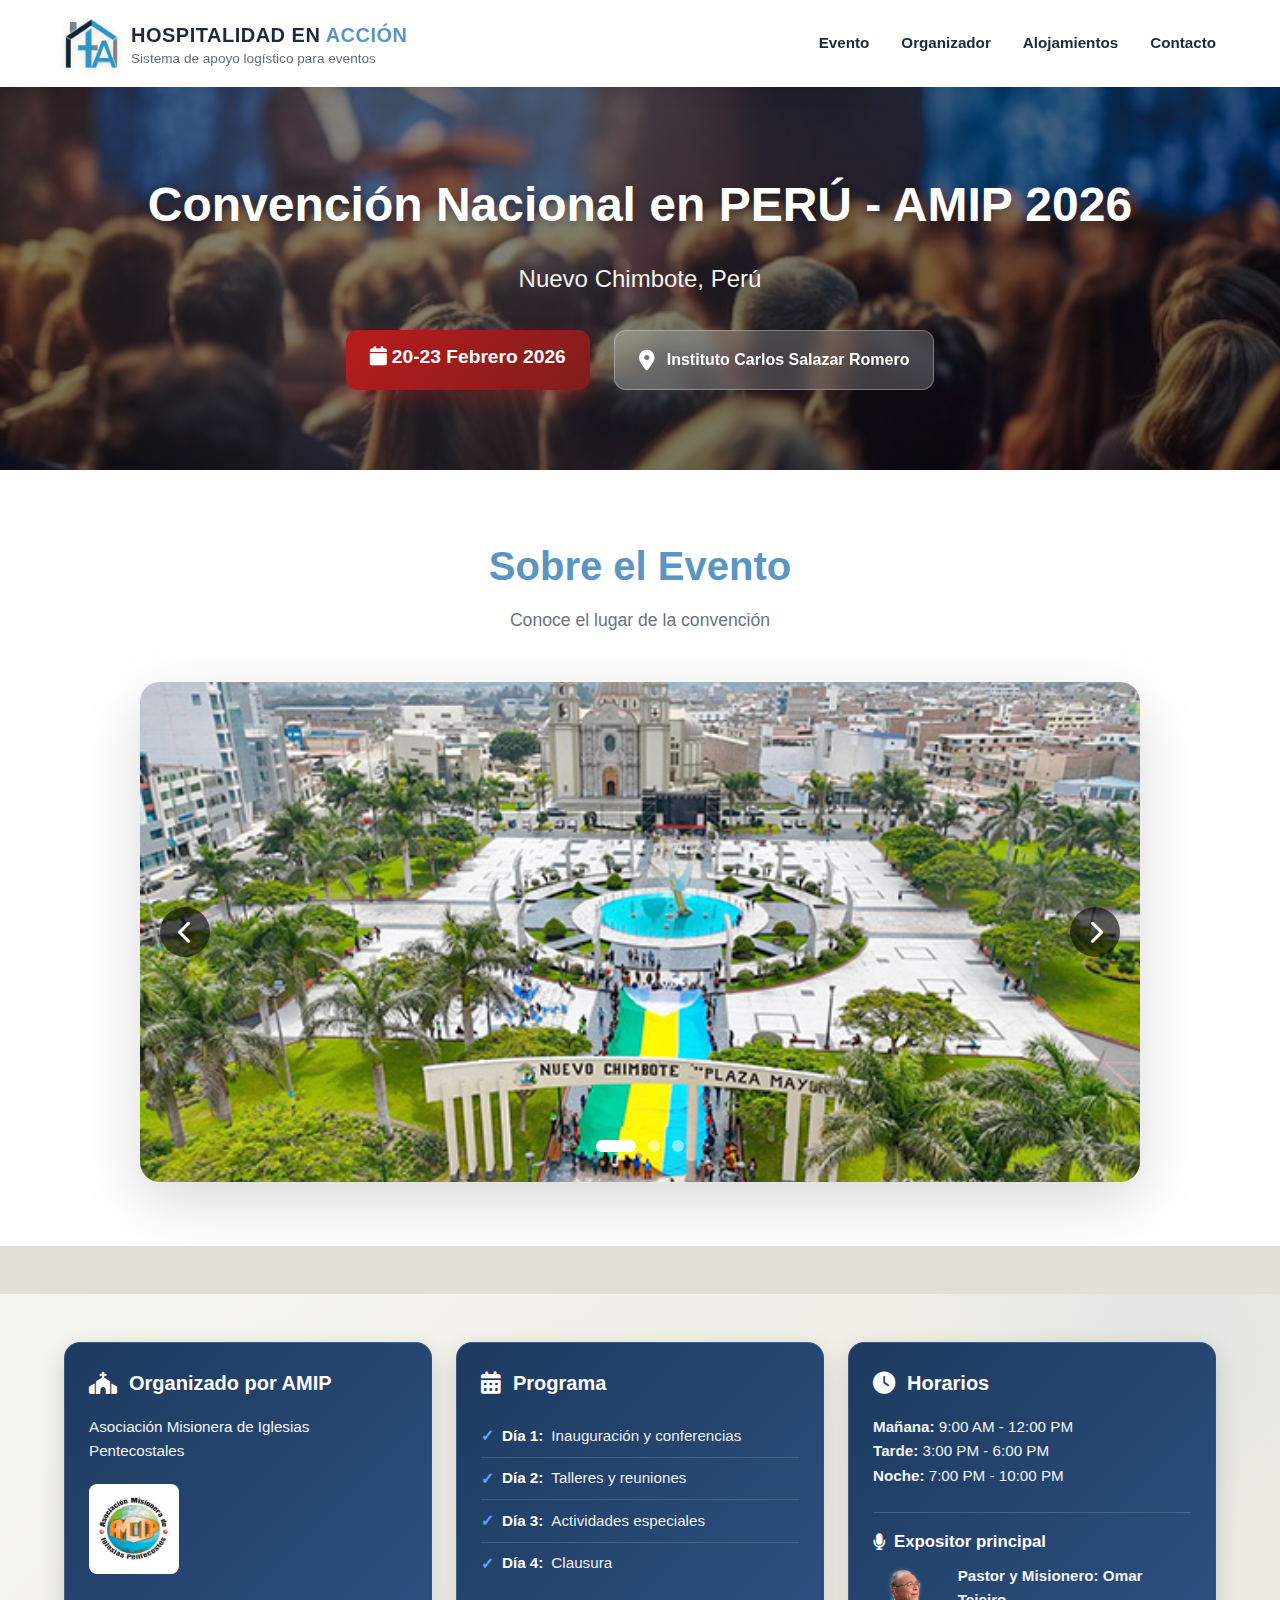
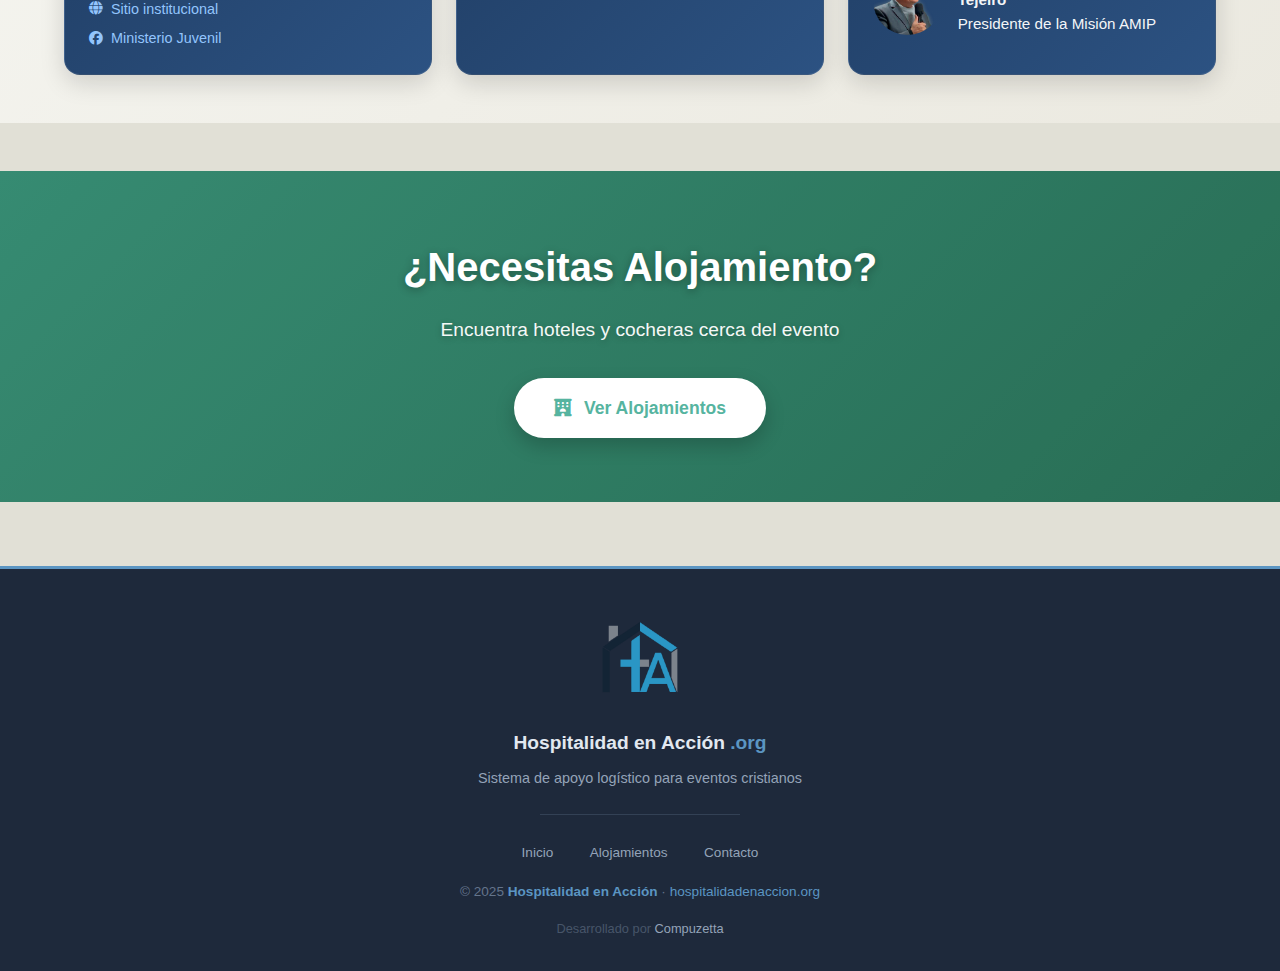
<file: index.html>
<!DOCTYPE html>
<html lang="es">
<head>
    <meta charset="UTF-8">
    <meta name="viewport" content="width=device-width, initial-scale=1.0">
    <title>Convención AMIP Chimbote 2026 - Hospitalidad en Acción</title>
    
    <!-- SEO Meta Tags -->
    <meta name="description" content="Sistema de apoyo logístico para eventos cristianos. Encuentra hoteles y cocheras para la Convención AMIP 2026 en Nuevo Chimbote, Perú.">
    <meta name="keywords" content="hospitalidad, eventos cristianos, AMIP, Chimbote, alojamiento, hoteles">
    <meta property="og:title" content="Hospitalidad en Acción - AMIP 2026">
    <meta property="og:description" content="Sistema de apoyo logístico para eventos cristianos">
    <meta property="og:image" content="https://hospitalidadenaccion.org/imagenes/logos/logo-metal-azul2.png">
    <meta property="og:url" content="https://hospitalidadenaccion.org">
    
    <!-- Favicon -->
    <link rel="icon" type="image/png" href="imagenes/favicon.png">
    <link rel="shortcut icon" type="image/png" href="imagenes/favicon.png">
    <link rel="apple-touch-icon" href="imagenes/favicon.png">
    <link rel="stylesheet" href="https://cdnjs.cloudflare.com/ajax/libs/font-awesome/6.4.0/css/all.min.css">
    <link rel="stylesheet" href="styles.css">
    <style>
        /* ESTILOS ESPECÍFICOS DE INDEX */
        .hero {
            background: linear-gradient(rgba(0,0,0,0.5), rgba(0,0,0,0.5)), 
                url('https://compuzettaoficial.github.io/AMIP2026/imagenes/evento14.jpg') center/cover;
            color: white;
            padding: 5rem 0;
            text-align: center;
            position: relative;
            overflow: hidden;
        }
        
        .hero::before {
            content: '';
            position: absolute;
            top: 0;
            left: 0;
            right: 0;
            bottom: 0;
            background: radial-gradient(circle at 30% 50%, rgba(255,255,255,0.1) 0%, transparent 50%);
            pointer-events: none;
        }
        
        .hero-content {
            position: relative;
            z-index: 1;
        }
        
        .hero h1 {
            font-size: 3rem;
            margin-bottom: 1rem;
            font-weight: 800;
            text-shadow: 0 4px 8px rgba(0,0,0,0.3);
            animation: fadeInUp 0.8s ease;
        }
        
        .hero-subtitle {
            font-size: 1.5rem;
            margin-bottom: 2rem;
            opacity: 0.95;
            animation: fadeInUp 1s ease;
        }
        
        .hero-info {
            display: flex;
            justify-content: center;
            gap: 1.5rem;
            flex-wrap: wrap;
            margin-top: 2rem;
            animation: fadeInUp 1.2s ease;
        }
        
        .hero-info-item {
            display: flex;
            align-items: center;
            gap: 0.75rem;
            background: rgba(255,255,255,0.2);
            padding: 1rem 1.5rem;
            border-radius: 12px;
            backdrop-filter: blur(10px);
            cursor: pointer;
            transition: all 0.3s;
            text-decoration: none;
            color: white;
            border: 1px solid rgba(255,255,255,0.3);
        }
        
        .hero-info-item:hover {
            background: rgba(255,255,255,0.3);
            transform: translateY(-4px);
            box-shadow: 0 8px 20px rgba(0,0,0,0.2);
        }
        
        .hero-info-item i {
            font-size: 1.3rem;
        }
        
        .date-box {
            background: linear-gradient(135deg, #b91c1c, #7f1d1d);
            padding: 0.75rem 1.5rem;
            border-radius: 12px;
            font-weight: 700;
            font-size: 1.2rem;
            color: #ffffff;
            box-shadow: 0 8px 20px rgba(185, 28, 28, 0.35);
            animation: pulse-red 2.5s infinite;
        }
        
        @keyframes fadeInUp {
            from {
                opacity: 0;
                transform: translateY(30px);
            }
            to {
                opacity: 1;
                transform: translateY(0);
            }
        }
        
        @keyframes pulse-red {
            0% {
                box-shadow: 0 0 0 0 rgba(185, 28, 28, 0.5);
            }
            70% {
                box-shadow: 0 0 0 12px rgba(185, 28, 28, 0);
            }
            100% {
                box-shadow: 0 0 0 0 rgba(185, 28, 28, 0);
            }
        }
        
        .evento-section {
            background: white;
            padding: 4rem 0;
        }
        
        .carousel-container {
            position: relative;
            max-width: 1000px;
            margin: 0 auto;
            border-radius: 20px;
            overflow: hidden;
            box-shadow: 0 20px 60px rgba(0,0,0,0.15);
        }
        
        .carousel {
            position: relative;
            height: 500px;
        }
        
        .carousel-images {
            display: flex;
            transition: transform 0.6s cubic-bezier(0.4, 0, 0.2, 1);
            height: 100%;
        }
        
        .carousel-images img {
            width: 100%;
            height: 100%;
            object-fit: cover;
            flex-shrink: 0;
        }
        
        .carousel-btn {
            position: absolute;
            top: 50%;
            transform: translateY(-50%);
            background: rgba(0,0,0,0.6);
            color: white;
            border: none;
            padding: 1.2rem;
            cursor: pointer;
            font-size: 1.5rem;
            transition: all 0.3s;
            z-index: 10;
            border-radius: 50%;
            width: 50px;
            height: 50px;
            display: flex;
            align-items: center;
            justify-content: center;
        }
        
        .carousel-btn:hover {
            background: rgba(0,0,0,0.85);
            transform: translateY(-50%) scale(1.1);
        }
        
        .carousel-btn.prev { left: 20px; }
        .carousel-btn.next { right: 20px; }
        
        .carousel-dots {
            position: absolute;
            bottom: 30px;
            left: 50%;
            transform: translateX(-50%);
            display: flex;
            gap: 0.75rem;
            z-index: 10;
        }
        
        .carousel-dot {
            width: 12px;
            height: 12px;
            border-radius: 50%;
            background: rgba(255,255,255,0.5);
            border: none;
            cursor: pointer;
            transition: all 0.3s;
        }
        
        .carousel-dot.active {
            background: white;
            width: 40px;
            border-radius: 6px;
        }
        
        .event-details {
            background: linear-gradient(135deg, #f5f5f0 0%, #ebe9e0 100%);
            color: var(--dark);
            padding: 3rem 0;
            margin: 3rem 0;
            position: relative;
            overflow: hidden;
        }
        
        .event-details::before {
            content: '';
            position: absolute;
            top: -50%;
            right: -10%;
            width: 500px;
            height: 500px;
            background: radial-gradient(circle, rgba(91, 149, 194, 0.08) 0%, transparent 70%);
            border-radius: 50%;
            z-index: 0;
        }
        
        .event-details-grid {
            display: grid;
            grid-template-columns: repeat(3, 1fr);
            gap: 1.5rem;
            position: relative;
            z-index: 1;
        }
        
        .event-detail-card {
            background: linear-gradient(135deg, #1e3a5f 0%, #2c5282 100%);
            color: white;
            padding: 1.5rem;
            border-radius: 16px;
            box-shadow: 0 8px 24px rgba(0, 0, 0, 0.15);
            border: 1px solid rgba(255,255,255,0.1);
            transition: transform 0.3s, box-shadow 0.3s;
            display: flex;
            flex-direction: column;
        }
        
        .event-detail-card h3,
        .event-detail-card p,
        .event-detail-card li,
        .event-detail-card strong {
            color: white;
        }
        
        .event-detail-card:hover {
            transform: translateY(-6px);
            box-shadow: 0 12px 36px rgba(0,0,0,0.25);
        }
        
        .event-detail-card h3 {
            font-size: 1.25rem;
            margin-bottom: 1rem;
            display: flex;
            align-items: center;
            gap: 0.75rem;
        }
        
        .event-detail-card h3 i {
            font-size: 1.4rem;
        }
        
        .event-detail-card p {
            line-height: 1.6;
            opacity: 0.95;
            margin-bottom: 0.5rem;
            font-size: 0.95rem;
        }
        
        .event-detail-card ul {
            list-style: none;
            padding: 0;
            margin: 0;
        }
        
        .event-detail-card ul li {
            padding: 0.5rem 0;
            border-bottom: 1px solid rgba(255,255,255,0.15);
            display: flex;
            align-items: center;
            gap: 0.5rem;
            font-size: 0.95rem;
            color: rgba(255,255,255,0.95);
        }
        
        .event-detail-card ul li::before {
            content: '✓';
            font-weight: bold;
            font-size: 1rem;
            color: #60a5fa;
            flex-shrink: 0;
        }
        
        .event-detail-card ul li:last-child {
            border-bottom: none;
        }
        
        .organizer-logo {
            width: 90px;
            height: 90px;
            object-fit: contain;
            margin: 0.75rem 0;
            background: white;
            padding: 0.5rem;
            border-radius: 8px;
        }
        
        .organizer-links {
            margin-top: 0.75rem;
            display: flex;
            flex-direction: column;
            gap: 0.4rem;
        }
        
        .org-link {
            display: inline-flex;
            align-items: center;
            gap: 0.5rem;
            font-size: 0.9rem;
            font-weight: 500;
            color: #93c5fd;
            text-decoration: none;
            transition: all 0.2s ease;
        }
        
        .org-link i {
            font-size: 0.85rem;
        }
        
        .org-link:hover {
            color: white;
            transform: translateX(3px);
            text-decoration: underline;
        }
        
        .divider {
            height: 1px;
            background: rgba(255,255,255,0.15);
            margin: 1rem 0;
        }
        
        .speaker-title {
            font-size: 1.05rem;
            margin-bottom: 0.5rem;
            display: flex;
            align-items: center;
            gap: 0.5rem;
            font-weight: 600;
        }
        
        .speaker-name {
            font-size: 0.95rem;
            line-height: 1.5;
            opacity: 0.95;
        }
        
        .cta-section {
            background: linear-gradient(135deg, #3d9b7f, #2d7a5f);
            color: white;
            padding: 4rem 0;
            text-align: center;
            position: relative;
            overflow: hidden;
        }
        
        .cta-section::before {
            content: '';
            position: absolute;
            top: 0;
            left: 0;
            right: 0;
            bottom: 0;
            background: rgba(0, 0, 0, 0.1);
            pointer-events: none;
            z-index: 0;
        }
        
        .cta-section > .container {
            position: relative;
            z-index: 1;
        }
        
        .cta-section h2 {
            font-size: 2.5rem;
            margin-bottom: 1rem;
            text-shadow: 0 2px 8px rgba(0, 0, 0, 0.3);
        }
        
        .cta-section p {
            font-size: 1.2rem;
            margin-bottom: 2rem;
            opacity: 0.95;
            text-shadow: 0 2px 6px rgba(0, 0, 0, 0.25);
        }
        
        .cta-btn {
            display: inline-flex;
            align-items: center;
            gap: 0.75rem;
            padding: 1rem 2.5rem;
            background: white;
            color: var(--secondary);
            text-decoration: none;
            border-radius: 50px;
            font-weight: 700;
            font-size: 1.1rem;
            transition: transform 0.3s, box-shadow 0.3s;
            box-shadow: 0 8px 20px rgba(0,0,0,0.2);
        }
        
        .cta-btn:hover {
            transform: translateY(-4px);
            box-shadow: 0 12px 30px rgba(0,0,0,0.3);
        }
        
        /* Botón volver arriba */
        #backToTop {
            display: none;
            position: fixed;
            bottom: 20px;
            right: 20px;
            background: var(--primary);
            color: white;
            border: none;
            width: 50px;
            height: 50px;
            border-radius: 50%;
            cursor: pointer;
            box-shadow: 0 4px 12px rgba(0,0,0,0.2);
            z-index: 998;
            transition: all 0.3s;
        }
        
        #backToTop:hover {
            background: var(--accent);
            transform: translateY(-4px);
        }
        
        @media (max-width: 992px) {
            .event-details-grid {
                grid-template-columns: 1fr;
                gap: 1.25rem;
            }
            
            .event-details {
                padding: 2.5rem 0;
            }
        }
        
        @media (max-width: 768px) {
            .hero h1 {
                font-size: 2rem;
            }
            
            .hero-subtitle {
                font-size: 1.1rem;
            }
            
            .carousel {
                height: 300px;
            }
            
            .carousel-btn {
                width: 40px;
                height: 40px;
                padding: 0.8rem;
            }
            
            .carousel-btn.prev { left: 10px; }
            .carousel-btn.next { right: 10px; }
            
            #backToTop {
                bottom: 70px;
            }
        }
    </style>
</head>
<body>
    <header>
        <div class="container">
            <div class="header-content">
                <div class="logo">
                    <img src="imagenes/logos/logo-metal-azul2.png" alt="Hospitalidad en Acción" class="logo-img" onerror="this.style.display='none'">
                    <div>
                        <div class="brand-name">HOSPITALIDAD EN <span class="highlight">ACCIÓN</span></div>
                        <div style="font-size: 0.85rem; opacity: 0.7; margin-top: -2px; line-height: 1.4;">Sistema de apoyo logístico para eventos</div>
                    </div>
                </div>
                
                <button class="menu-toggle" onclick="toggleMenu()">
                    <i class="fas fa-bars"></i>
                </button>
                
                <nav id="nav">
                    <a href="#evento" onclick="closeMenu()">Evento</a>
                    <a href="#organizador" onclick="closeMenu()">Organizador</a>
                    <a href="alojamientos.html">Alojamientos</a>
                    <a href="contacto.html">Contacto</a>
                </nav>
            </div>
        </div>
    </header>

    <section class="hero">
        <div class="hero-content">
            <h1>Convención Nacional en PERÚ - AMIP 2026</h1>
            <p class="hero-subtitle">Nuevo Chimbote, Perú</p>
            <div class="hero-info">
                <div class="date-box">
                    <i class="fas fa-calendar"></i> 20-23 Febrero 2026
                </div>
                <a href="https://www.google.com/maps/search/?api=1&query=Instituto+Carlos+Salazar+Romero+Nuevo+Chimbote" target="_blank" class="hero-info-item">
                    <i class="fas fa-map-marker-alt"></i>
                    <span style="font-weight: 700;">Instituto Carlos Salazar Romero</span>
                </a>
            </div>
        </div>
    </section>

    <section class="evento-section" id="evento">
        <div class="container">
            <h2 class="section-title">Sobre el Evento</h2>
            <p class="section-subtitle">Conoce el lugar de la convención</p>
            
            <div class="carousel-container">
                <div class="carousel">
                    <div class="carousel-images" id="carouselImages">
                        <img src="imagenes/nvo.chimbote-plaza.jpg" alt="Nuevo Chimbote" onerror="this.src='https://images.unsplash.com/photo-1540575467063-178a50c2df87?w=1200'">
                        <img src="imagenes/amip-2026-banner-oficial.jpg" alt="frontis" onerror="this.src='https://images.unsplash.com/photo-1475721027785-f74eccf877e2?w=1200'">
                        <img src="imagenes/carlos_salazar_romero.jpg" alt="Evento" onerror="this.src='https://images.unsplash.com/photo-1540575467063-178a50c2df87?w=1200'">
                    </div>
                    
                    <button class="carousel-btn prev" onclick="slideCarousel(-1)">
                        <i class="fas fa-chevron-left"></i>
                    </button>
                    <button class="carousel-btn next" onclick="slideCarousel(1)">
                        <i class="fas fa-chevron-right"></i>
                    </button>
                    
                    <div class="carousel-dots">
                        <button class="carousel-dot active" onclick="goToSlide(0)"></button>
                        <button class="carousel-dot" onclick="goToSlide(1)"></button>
                        <button class="carousel-dot" onclick="goToSlide(2)"></button>
                    </div>
                </div>
            </div>
        </div>
    </section>

    <section class="event-details" id="organizador">
        <div class="container">
            <div class="event-details-grid">
                <div class="event-detail-card">
                    <h3><i class="fas fa-church"></i> Organizado por AMIP</h3>
                    <p>Asociación Misionera de Iglesias Pentecostales</p>
                    <img src="imagenes/logo-amip.jpg" alt="AMIP Logo" class="organizer-logo">
                    <div class="organizer-links">
                        <a href="https://amipinstitucional.org/" target="_blank" class="org-link">
                            <i class="fas fa-globe"></i> Sitio institucional
                        </a>
                        <a href="https://www.facebook.com/amipperuministeriojuvenil" target="_blank" class="org-link">
                            <i class="fab fa-facebook"></i> Ministerio Juvenil
                        </a>
                    </div>
                </div>
                
                <div class="event-detail-card">
                    <h3><i class="fas fa-calendar-alt"></i> Programa</h3>
                    <ul>
                        <li><strong>Día 1:</strong> Inauguración y conferencias</li>
                        <li><strong>Día 2:</strong> Talleres y reuniones</li>
                        <li><strong>Día 3:</strong> Actividades especiales</li>
                        <li><strong>Día 4:</strong> Clausura</li>
                    </ul>
                </div>
                
                <div class="event-detail-card">
                    <h3><i class="fas fa-clock"></i> Horarios</h3>
                    <p>
                        <strong>Mañana:</strong> 9:00 AM - 12:00 PM<br>
                        <strong>Tarde:</strong> 3:00 PM - 6:00 PM<br>
                        <strong>Noche:</strong> 7:00 PM - 10:00 PM
                    </p>
                    <div class="divider"></div>
                    <h4 class="speaker-title">
                        <i class="fas fa-microphone"></i> Expositor principal
                    </h4>
                    <div style="display: flex; align-items: center; gap: 1rem;">
                        <img src="imagenes/expositor-omar.png" alt="Ps. Omar Tejeiro" style="width: 70px; height: 70px; border-radius: 50%; object-fit: cover;">
                        <p class="speaker-name" style="margin: 0;">
                            <strong>Pastor y Misionero: Omar Tejeiro</strong><br>
                            Presidente de la Misión AMIP
                        </p>
                    </div>
                </div>
            </div>
        </div>
    </section>

    <section class="cta-section">
        <div class="container">
            <h2>¿Necesitas Alojamiento?</h2>
            <p>Encuentra hoteles y cocheras cerca del evento</p>
            <a href="alojamientos.html" class="cta-btn">
                <i class="fas fa-hotel"></i> Ver Alojamientos
            </a>
        </div>
    </section>

    <footer style="background: #1e293b; padding: 3rem 0 1.5rem; border-top: 3px solid #5b95c2;">
        <div class="container" style="text-align: center;">
            <img src="imagenes/logos/logo-metal-azul2.png" alt="Hospitalidad en Acción" style="width: 80px; height: 80px; object-fit: contain; margin-bottom: 1rem;" onerror="this.src='imagenes/logo.png'">
            
            <h3 style="color: #e2e8f0; font-size: 1.2rem; margin: 0.5rem 0;">
                Hospitalidad en Acción <span style="color: #5b95c2;">.org</span>
            </h3>
            
            <p style="color: #94a3b8; font-size: 0.9rem; margin: 0.5rem 0;">
                Sistema de apoyo logístico para eventos cristianos
            </p>
            
            <div style="height: 1px; background: #334155; margin: 1.5rem auto; max-width: 200px;"></div>
            
            <div style="margin: 1rem 0;">
                <a href="index.html" style="color: #94a3b8; margin: 0 1rem; text-decoration: none; font-size: 0.85rem;">Inicio</a>
                <a href="alojamientos.html" style="color: #94a3b8; margin: 0 1rem; text-decoration: none; font-size: 0.85rem;">Alojamientos</a>
                <a href="contacto.html" style="color: #94a3b8; margin: 0 1rem; text-decoration: none; font-size: 0.85rem;">Contacto</a>
            </div>
            
            <p style="color: #64748b; font-size: 0.85rem; margin: 1rem 0;">
                © 2025 <span style="color: #5b95c2; font-weight: 600;">Hospitalidad en Acción</span> · 
                <a href="https://hospitalidadenaccion.org" style="color: #5b95c2; text-decoration: none;">hospitalidadenaccion.org</a>
            </p>
            
            <p style="color: #475569; font-size: 0.8rem; margin: 0.5rem 0;">
                Desarrollado por <span style="color: #94a3b8;">Compuzetta</span>
            </p>
        </div>
    </footer>

    <!-- Botón volver arriba -->
    <button id="backToTop">
        <i class="fas fa-arrow-up"></i>
    </button>

    <script>
        let currentSlide = 0;
        const totalSlides = 3;
        
        function slideCarousel(direction) {
            const container = document.getElementById('carouselImages');
            const dots = document.querySelectorAll('.carousel-dot');
            
            currentSlide = (currentSlide + direction + totalSlides) % totalSlides;
            container.style.transform = `translateX(-${currentSlide * 100}%)`;
            
            dots.forEach((dot, i) => {
                dot.classList.toggle('active', i === currentSlide);
            });
        }
        
        function goToSlide(index) {
            const container = document.getElementById('carouselImages');
            const dots = document.querySelectorAll('.carousel-dot');
            
            currentSlide = index;
            container.style.transform = `translateX(-${currentSlide * 100}%)`;
            
            dots.forEach((dot, i) => {
                dot.classList.toggle('active', i === currentSlide);
            });
        }
        
        setInterval(() => slideCarousel(1), 5000);
        
        function toggleMenu() {
            document.getElementById('nav').classList.toggle('active');
        }
        
        function closeMenu() {
            document.getElementById('nav').classList.remove('active');
        }
        
        document.addEventListener('click', (e) => {
            const nav = document.getElementById('nav');
            const menuToggle = document.querySelector('.menu-toggle');
            
            if (nav && menuToggle && !nav.contains(e.target) && !menuToggle.contains(e.target)) {
                nav.classList.remove('active');
            }
        });
        
        document.querySelectorAll('a[href^="#"]').forEach(anchor => {
            anchor.addEventListener('click', function (e) {
                const href = this.getAttribute('href');
                if (href !== '#' && href !== '') {
                    e.preventDefault();
                    const target = document.querySelector(href);
                    if (target) {
                        target.scrollIntoView({
                            behavior: 'smooth',
                            block: 'start'
                        });
                    }
                }
            });
        });
        
        // Botón volver arriba
        window.addEventListener('scroll', () => {
            const btn = document.getElementById('backToTop');
            if (window.scrollY > 300) {
                btn.style.display = 'block';
            } else {
                btn.style.display = 'none';
            }
        });
        
        document.getElementById('backToTop').addEventListener('click', () => {
            window.scrollTo({ top: 0, behavior: 'smooth' });
        });
    </script>
</body>
</html>
</file>
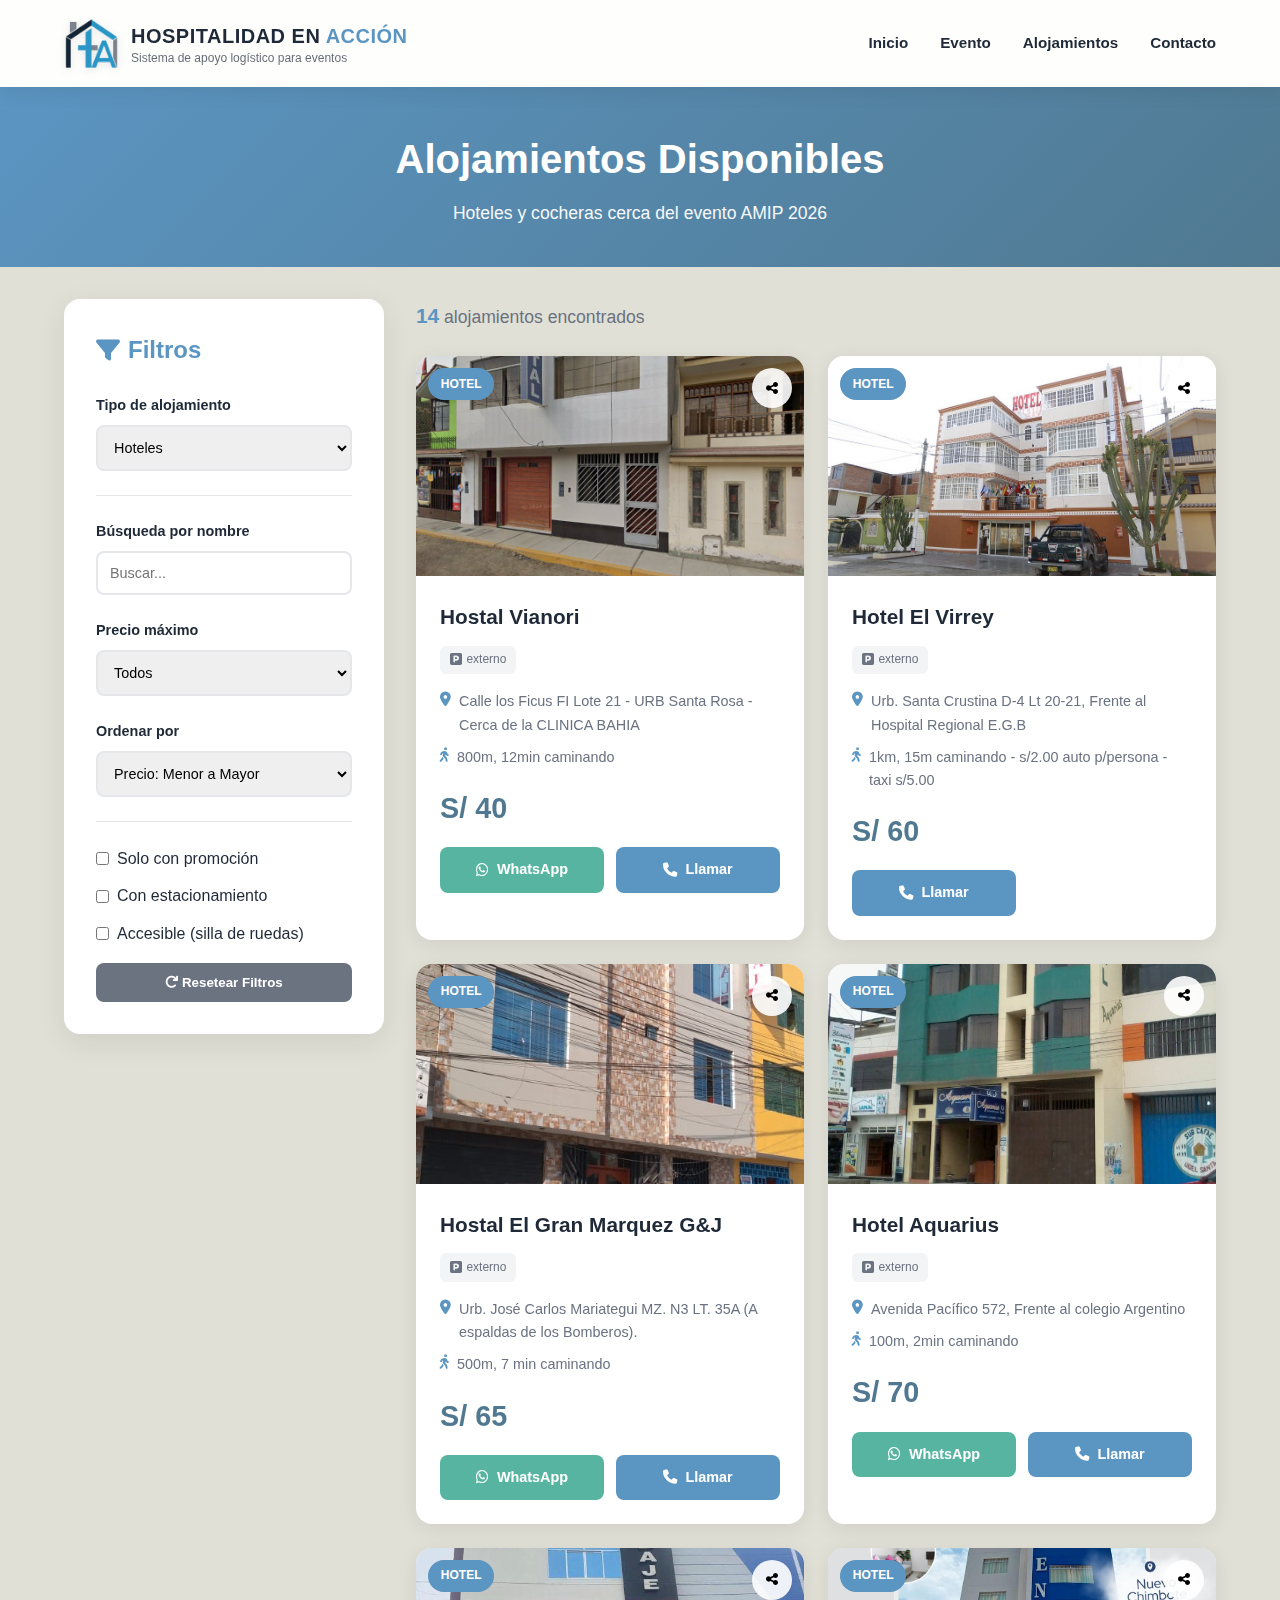
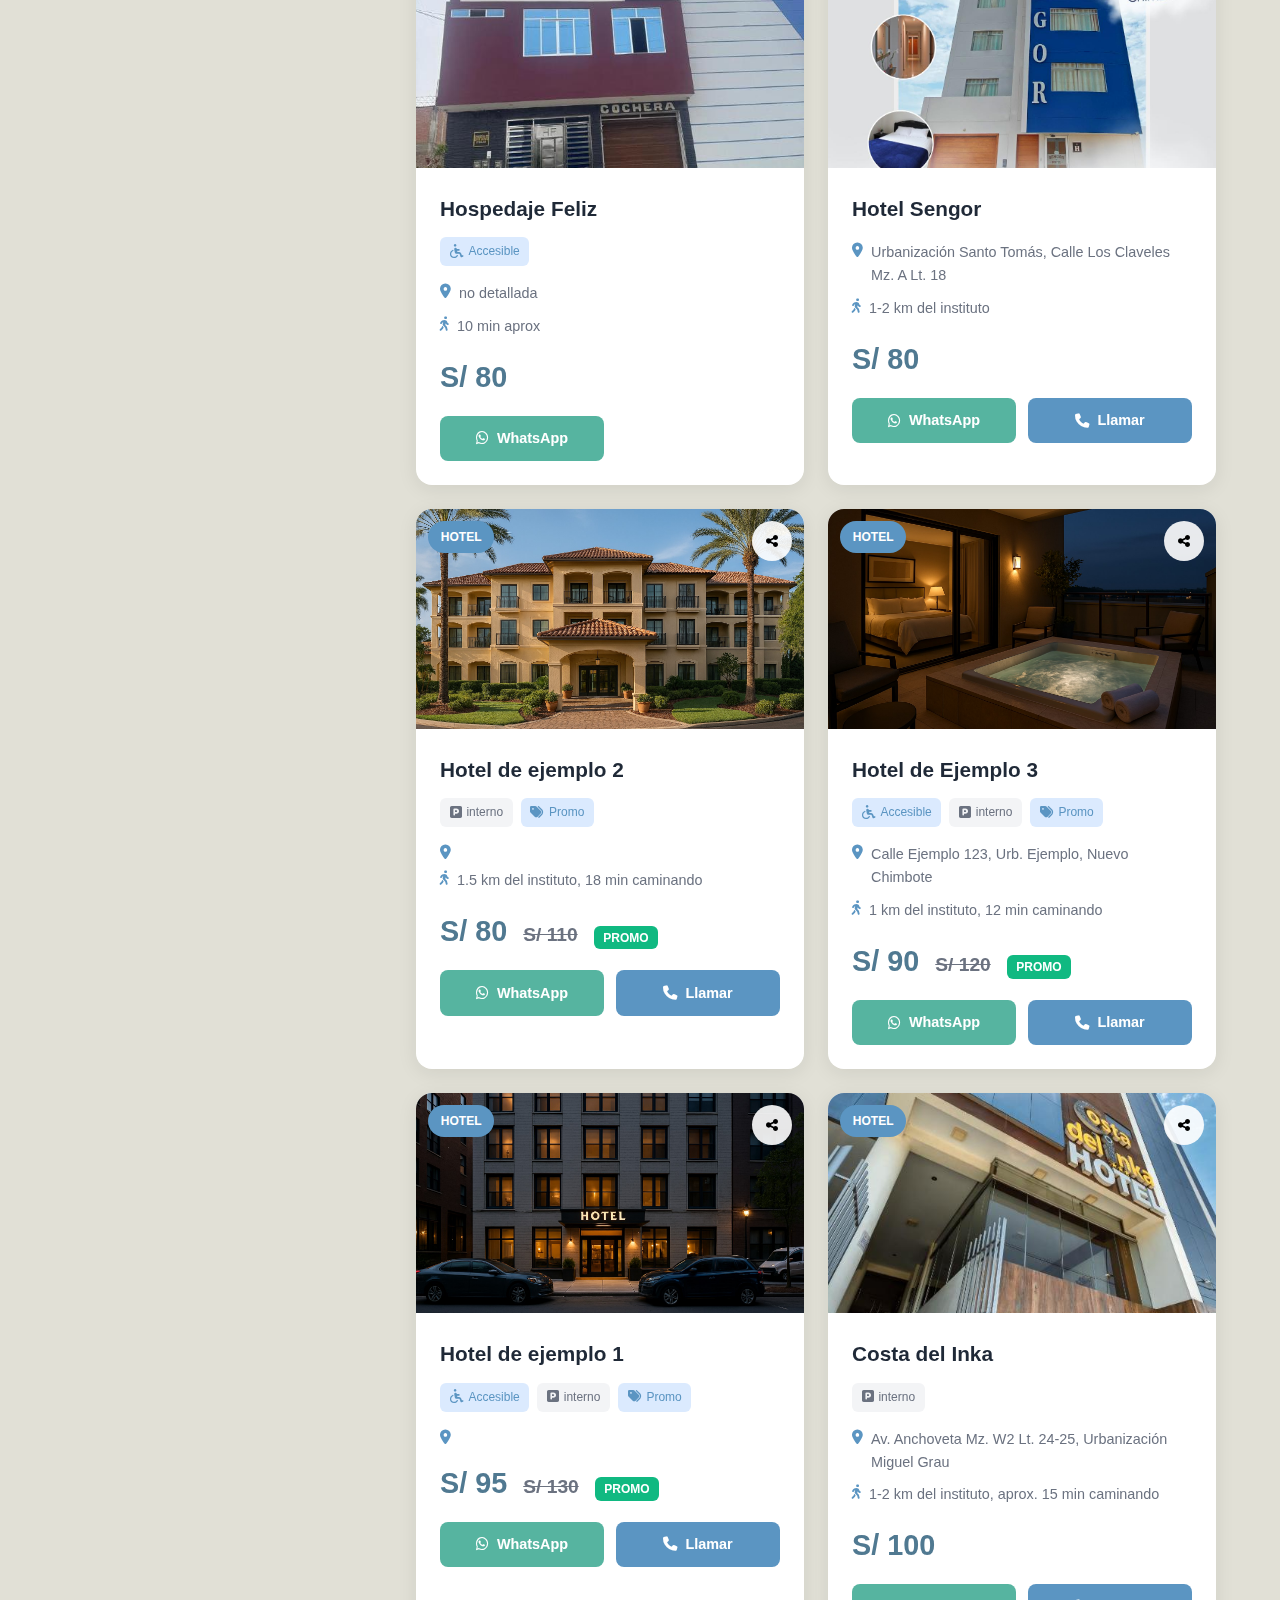
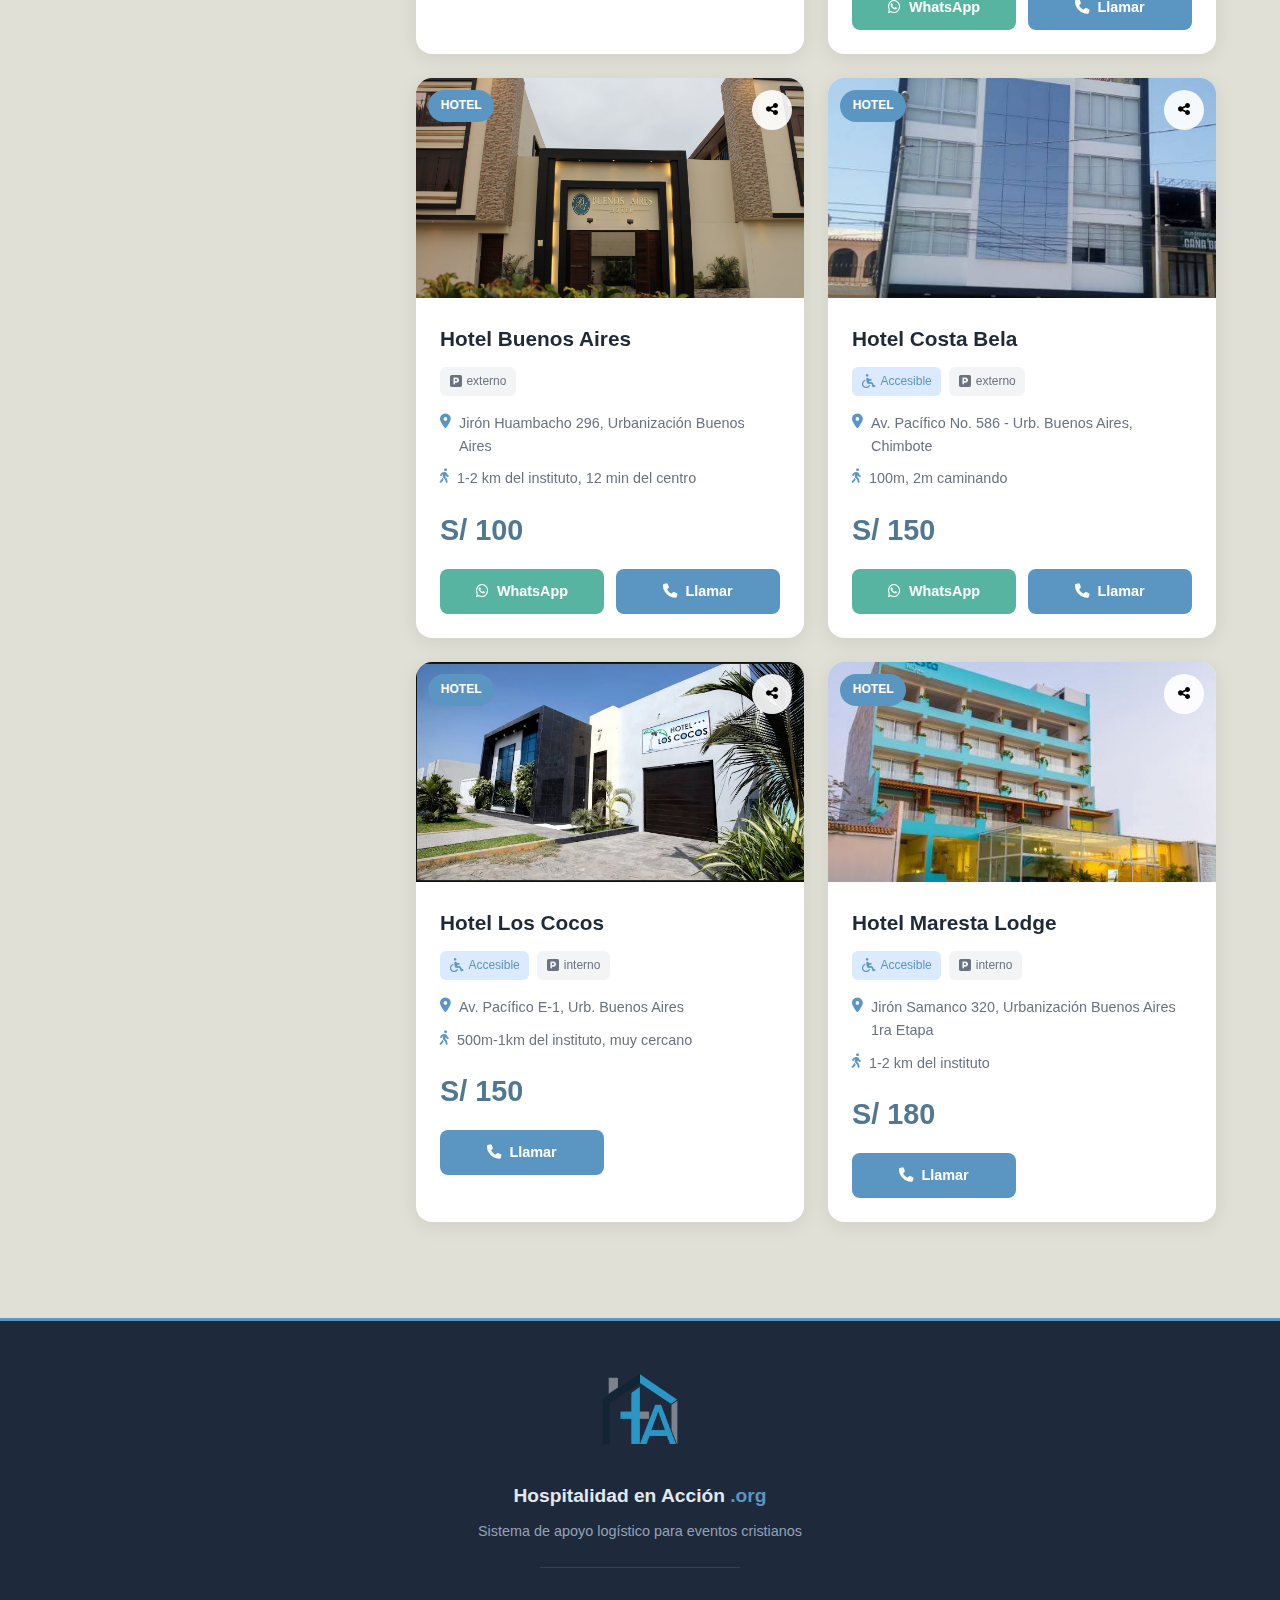
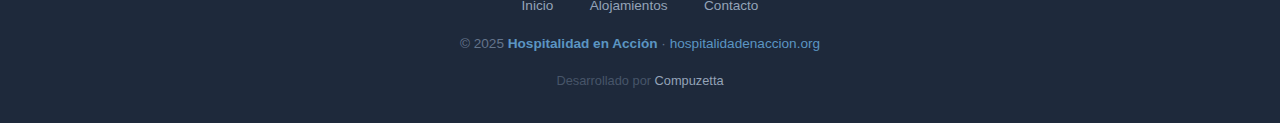
<file: alojamientos.html>
<!DOCTYPE html>
<html lang="es">
<head>
    <meta charset="UTF-8">
    <meta name="viewport" content="width=device-width, initial-scale=1.0">
    <title>Alojamientos - Convención AMIP 2026</title>
    
    <!-- SEO Meta Tags -->
    <meta name="description" content="Encuentra hoteles y cocheras disponibles para la Convención AMIP 2026 en Nuevo Chimbote. Compara precios, ubicaciones y servicios.">
    <meta name="keywords" content="hoteles Chimbote, cocheras Chimbote, alojamiento AMIP 2026">
    
    <!-- Favicon -->
    <link rel="icon" type="image/png" href="imagenes/favicon.png">
    <link rel="shortcut icon" type="image/png" href="imagenes/favicon.png">
    <link rel="apple-touch-icon" href="imagenes/favicon.png">
    <link rel="stylesheet" href="https://cdnjs.cloudflare.com/ajax/libs/font-awesome/6.4.0/css/all.min.css">
    <link rel="stylesheet" href="styles.css">
    <style>
        /* ESTILOS ESPECÍFICOS DE ALOJAMIENTOS */
        .main-layout {
            display: grid;
            grid-template-columns: 320px 1fr;
            gap: 2rem;
            padding: 2rem 0;
            min-height: calc(100vh - 300px);
        }
        
        .filters-sidebar {
            position: sticky;
            top: 100px;
            height: fit-content;
            background: white;
            padding: 2rem;
            border-radius: 16px;
            box-shadow: 0 8px 30px rgba(0,0,0,0.08);
        }
        
        .filters-title {
            font-size: 1.5rem;
            color: var(--primary);
            margin-bottom: 1.5rem;
            display: flex;
            align-items: center;
            gap: 0.5rem;
        }
        
        .filter-group {
            margin-bottom: 1.5rem;
        }
        
        .filter-group label {
            display: block;
            font-weight: 600;
            margin-bottom: 0.5rem;
            font-size: 0.9rem;
            color: var(--dark);
        }
        
        .filter-group select,
        .filter-group input {
            width: 100%;
            padding: 0.75rem;
            border: 2px solid #e5e7eb;
            border-radius: 8px;
            font-size: 0.9rem;
            transition: all 0.3s;
        }
        
        .filter-group select:focus,
        .filter-group input:focus {
            outline: none;
            border-color: var(--primary);
            box-shadow: 0 0 0 3px rgba(91, 149, 194, 0.1);
        }
        
        .checkbox-group {
            display: flex;
            align-items: center;
            gap: 0.5rem;
            margin-top: 0.75rem;
        }
        
        .checkbox-group input[type="checkbox"] {
            width: auto;
            cursor: pointer;
        }
        
        .checkbox-group label {
            margin: 0;
            font-weight: 500;
            cursor: pointer;
        }
        
        .filter-divider {
            height: 1px;
            background: #e5e7eb;
            margin: 1.5rem 0;
        }
        
        .reset-filters {
            width: 100%;
            padding: 0.75rem;
            background: var(--gray);
            color: white;
            border: none;
            border-radius: 8px;
            font-weight: 600;
            cursor: pointer;
            transition: all 0.3s;
            margin-top: 1rem;
        }
        
        .reset-filters:hover {
            background: var(--dark);
        }
        
        .results-section {
            min-height: 400px;
        }
        
        .results-header {
            display: flex;
            justify-content: space-between;
            align-items: center;
            margin-bottom: 1.5rem;
            flex-wrap: wrap;
            gap: 1rem;
        }
        
        .results-count {
            font-size: 1.1rem;
            color: var(--gray);
        }
        
        .results-count strong {
            color: var(--primary);
            font-size: 1.3rem;
        }
        
        .cards-grid {
            display: grid;
            grid-template-columns: repeat(auto-fill, minmax(320px, 1fr));
            gap: 1.5rem;
        }
        
        .card {
            background: white;
            border-radius: 16px;
            overflow: hidden;
            box-shadow: 0 4px 20px rgba(0,0,0,0.08);
            transition: all 0.3s;
            cursor: pointer;
            position: relative;
        }
        
        .card:hover {
            transform: translateY(-8px);
            box-shadow: 0 12px 40px rgba(0,0,0,0.15);
        }
        
        .card-badge {
            position: absolute;
            top: 12px;
            left: 12px;
            background: var(--primary);
            color: white;
            padding: 0.4rem 0.8rem;
            border-radius: 20px;
            font-size: 0.75rem;
            font-weight: 700;
            z-index: 10;
            text-transform: uppercase;
        }
        
        .card-badge.cochera {
            background: var(--secondary);
        }
        
        .card-img-container {
            position: relative;
            width: 100%;
            height: 220px;
            overflow: hidden;
            background: #e5e7eb;
        }
        
        .card-img {
            width: 100%;
            height: 100%;
            object-fit: cover;
            transition: transform 0.3s;
        }
        
        .card:hover .card-img {
            transform: scale(1.1);
        }
        
        .card-share {
            position: absolute;
            top: 12px;
            right: 12px;
            background: rgba(255,255,255,0.9);
            border: none;
            width: 40px;
            height: 40px;
            border-radius: 50%;
            display: flex;
            align-items: center;
            justify-content: center;
            cursor: pointer;
            transition: all 0.3s;
            z-index: 10;
        }
        
        .card-share:hover {
            background: white;
            transform: scale(1.1);
        }
        
        .card-content {
            padding: 1.5rem;
        }
        
        .card-title {
            font-size: 1.3rem;
            font-weight: 700;
            margin-bottom: 0.75rem;
            color: var(--dark);
        }
        
        .card-features {
            display: flex;
            gap: 0.5rem;
            margin-bottom: 1rem;
            flex-wrap: wrap;
        }
        
        .feature-badge {
            display: inline-flex;
            align-items: center;
            gap: 0.3rem;
            background: #f3f4f6;
            padding: 0.3rem 0.6rem;
            border-radius: 6px;
            font-size: 0.75rem;
            color: var(--gray);
        }
        
        .feature-badge.highlight {
            background: #dbeafe;
            color: var(--primary);
        }
        
        .feature-badge i {
            font-size: 0.85rem;
        }
        
        .card-info {
            display: flex;
            flex-direction: column;
            gap: 0.6rem;
            margin: 1rem 0;
            font-size: 0.9rem;
            color: var(--gray);
        }
        
        .card-info-item {
            display: flex;
            align-items: flex-start;
            gap: 0.5rem;
        }
        
        .card-info-item i {
            margin-top: 2px;
            color: var(--primary);
        }
        
        .card-price {
            font-size: 1.8rem;
            font-weight: 700;
            color: var(--accent);
            margin: 1rem 0;
        }
        
        .card-price small {
            font-size: 0.9rem;
            color: var(--gray);
            font-weight: 400;
        }
        
        .price-original {
            text-decoration: line-through;
            color: var(--gray);
            font-size: 1.2rem;
            margin-left: 0.5rem;
        }
        
        .promo-tag {
            background: var(--success);
            color: white;
            padding: 0.3rem 0.6rem;
            border-radius: 6px;
            font-size: 0.75rem;
            margin-left: 0.5rem;
            font-weight: 600;
        }
        
        .card-actions {
            display: grid;
            grid-template-columns: 1fr 1fr;
            gap: 0.75rem;
            margin-top: 1rem;
        }
        
        .modal {
            display: none;
            position: fixed;
            top: 0;
            left: 0;
            width: 100%;
            height: 100%;
            background: rgba(0,0,0,0.85);
            z-index: 1000;
            overflow-y: auto;
            padding: 2rem 1rem;
            animation: fadeIn 0.3s ease;
        }
        
        .modal.active {
            display: flex;
            align-items: center;
            justify-content: center;
        }
        
        @keyframes fadeIn {
            from { opacity: 0; }
            to { opacity: 1; }
        }
        
        .modal-content {
            background: white;
            border-radius: 20px;
            max-width: 900px;
            width: 100%;
            max-height: 90vh;
            overflow-y: auto;
            animation: slideUp 0.4s ease;
        }
        
        @keyframes slideUp {
            from {
                opacity: 0;
                transform: translateY(50px);
            }
            to {
                opacity: 1;
                transform: translateY(0);
            }
        }
        
        .modal-header {
            padding: 2rem;
            border-bottom: 2px solid #e5e7eb;
            display: flex;
            justify-content: space-between;
            align-items: center;
            background: var(--bg-light);
        }
        
        .modal-title {
            font-size: 1.8rem;
            font-weight: 700;
            color: var(--primary);
        }
        
        .modal-close {
            background: none;
            border: none;
            font-size: 2rem;
            cursor: pointer;
            color: var(--gray);
            width: 40px;
            height: 40px;
            display: flex;
            align-items: center;
            justify-content: center;
            border-radius: 50%;
            transition: all 0.3s;
        }
        
        .modal-close:hover {
            background: #f3f4f6;
            color: var(--dark);
        }
        
        .modal-carousel {
            position: relative;
            height: 400px;
            background: #000;
        }
        
        .modal-carousel-images {
            display: flex;
            transition: transform 0.5s ease;
            height: 100%;
        }
        
        .modal-carousel-images img {
            width: 100%;
            height: 100%;
            object-fit: contain;
            flex-shrink: 0;
            background: #000;
        }
        
        .modal-carousel-btn {
            position: absolute;
            top: 50%;
            transform: translateY(-50%);
            background: rgba(255,255,255,0.9);
            color: var(--dark);
            border: none;
            padding: 1rem;
            cursor: pointer;
            font-size: 1.3rem;
            transition: all 0.3s;
            z-index: 10;
            border-radius: 50%;
            width: 50px;
            height: 50px;
            display: flex;
            align-items: center;
            justify-content: center;
        }
        
        .modal-carousel-btn:hover {
            background: white;
        }
        
        .modal-carousel-btn.prev { left: 20px; }
        .modal-carousel-btn.next { right: 20px; }
        
        .modal-carousel-counter {
            position: absolute;
            bottom: 20px;
            left: 50%;
            transform: translateX(-50%);
            background: rgba(0,0,0,0.7);
            color: white;
            padding: 0.5rem 1rem;
            border-radius: 20px;
            font-size: 0.9rem;
            z-index: 10;
        }
        
        .modal-body {
            padding: 2rem;
        }
        
        .info-section {
            background: #f9fafb;
            padding: 1.5rem;
            border-radius: 12px;
            margin-bottom: 1.5rem;
        }
        
        .info-section h3 {
            color: var(--primary);
            margin-bottom: 1rem;
            font-size: 1.3rem;
            display: flex;
            align-items: center;
            gap: 0.5rem;
        }
        
        .info-section p {
            margin: 0.5rem 0;
            line-height: 1.8;
        }
        
        .info-section a {
            color: var(--primary);
            text-decoration: none;
            font-weight: 600;
            transition: all 0.3s;
        }
        
        .info-section a:hover {
            text-decoration: underline;
            color: var(--accent);
        }
        
        .info-grid {
            display: grid;
            grid-template-columns: repeat(auto-fit, minmax(200px, 1fr));
            gap: 1rem;
        }
        
        .info-item {
            display: flex;
            align-items: center;
            gap: 0.5rem;
            padding: 0.75rem;
            background: white;
            border-radius: 8px;
        }
        
        .info-item i {
            color: var(--primary);
            font-size: 1.2rem;
        }
        
        .servicios-list {
            display: grid;
            grid-template-columns: repeat(auto-fit, minmax(200px, 1fr));
            gap: 0.75rem;
        }
        
        .servicio-item {
            display: flex;
            align-items: center;
            gap: 0.5rem;
            padding: 0.75rem;
            background: white;
            border-radius: 8px;
        }
        
        .servicio-item::before {
            content: '✓';
            color: var(--success);
            font-weight: bold;
            font-size: 1.2rem;
        }
        
        .mobile-filters-toggle {
            display: none;
            position: fixed;
            bottom: 20px;
            right: 20px;
            background: linear-gradient(135deg, #b91c1c, #7f1d1d);
            color: white;
            border: none;
            width: 60px;
            height: 60px;
            border-radius: 50%;
            font-size: 1.5rem;
            cursor: pointer;
            box-shadow: 0 8px 20px rgba(91, 149, 194, 0.4);
            z-index: 99999;
            transition: all 0.3s;
        }
        
        .mobile-filters-toggle:hover {
            transform: scale(1.1);
        }
        
        @media (max-width: 1024px) {
            .main-layout {
                grid-template-columns: 1fr;
            }
            
            .filters-sidebar {
                display: none;
                position: fixed;
                top: 0;
                left: 0;
                right: 0;
                bottom: 0;
                background: white;
                z-index: 999;
                overflow-y: auto;
                border-radius: 0;
            }
            
            .filters-sidebar.active {
                display: block;
                animation: slideInRight 0.3s ease;
            }
            
            @keyframes slideInRight {
                from {
                    transform: translateX(100%);
                }
                to {
                    transform: translateX(0);
                }
            }
            
            .mobile-filters-toggle {
                display: flex;
                align-items: center;
                justify-content: center;
            }
            
            .cards-grid {
                grid-template-columns: repeat(auto-fill, minmax(280px, 1fr));
            }
        }
        
        @media (max-width: 768px) {
            .modal-carousel {
                height: 250px;
            }
            
            .modal-carousel-btn {
                width: 40px;
                height: 40px;
                padding: 0.8rem;
            }
            
            .cards-grid {
                grid-template-columns: 1fr;
            }
            
            .card-actions {
                grid-template-columns: 1fr;
            }
        }
    </style>
</head>
<body>
    <header>
        <div class="container">
            <div class="header-content">
                <div class="logo">
                    <img src="imagenes/logos/logo-metal-azul2.png" alt="Hospitalidad en Acción" class="logo-img" onerror="this.style.display='none'">
                    <div>
                        <div class="brand-name">HOSPITALIDAD EN <span class="highlight">ACCIÓN</span></div>
                        <div style="font-size: 0.75rem; opacity: 0.7; margin-top: -2px; line-height: 1.4;">Sistema de apoyo logístico para eventos</div>
                    </div>
                </div>
                
                <button class="menu-toggle" onclick="toggleMenu()">
                    <i class="fas fa-bars"></i>
                </button>
                
                <nav id="nav">
                    <a href="index.html">Inicio</a>
                    <a href="index.html#evento">Evento</a>
                    <a href="alojamientos.html">Alojamientos</a>
                    <a href="contacto.html">Contacto</a>
                </nav>
            </div>
        </div>
    </header>

    <section class="page-header">
        <div class="container">
            <h1>Alojamientos Disponibles</h1>
            <p>Hoteles y cocheras cerca del evento AMIP 2026</p>
        </div>
    </section>

    <div class="container">
        <div class="main-layout">
            <aside class="filters-sidebar" id="filtersSidebar">
                <h2 class="filters-title">
                    <i class="fas fa-filter"></i> Filtros
                </h2>
                
                <div class="filter-group">
                    <label>Tipo de alojamiento</label>
                    <select id="filter-tipo" onchange="applyFilters()">
                        <option value="todos">Todos</option>
                        <option value="hotel" selected>Hoteles</option>
                        <option value="cochera">Cocheras</option>
                    </select>
                </div>
                
                <div class="filter-divider"></div>
                
                <div class="filter-group">
                    <label>Búsqueda por nombre</label>
                    <input type="text" id="filter-search" placeholder="Buscar..." oninput="applyFilters()">
                </div>
                
                <div class="filter-group">
                    <label>Precio máximo</label>
                    <select id="filter-precio" onchange="applyFilters()">
                        <option value="9999">Todos</option>
                        <option value="50">Hasta S/ 50</option>
                        <option value="100">Hasta S/ 100</option>
                        <option value="150">Hasta S/ 150</option>
                        <option value="200">Hasta S/ 200</option>
                    </select>
                </div>
                
                <div class="filter-group">
                    <label>Ordenar por</label>
                    <select id="sort-options" onchange="applyFilters()">
                        <option value="precio-asc">Precio: Menor a Mayor</option>
                        <option value="precio-desc">Precio: Mayor a Menor</option>
                        <option value="nombre-asc">Nombre: A-Z</option>
                        <option value="nombre-desc">Nombre: Z-A</option>
                    </select>
                </div>
                
                <div class="filter-divider"></div>
                
                <div class="checkbox-group">
                    <input type="checkbox" id="filter-promo" onchange="applyFilters()">
                    <label for="filter-promo">Solo con promoción</label>
                </div>
                
                <div class="checkbox-group">
                    <input type="checkbox" id="filter-estacionamiento" onchange="applyFilters()">
                    <label for="filter-estacionamiento">Con estacionamiento</label>
                </div>
                
                <div class="checkbox-group">
                    <input type="checkbox" id="filter-accesible" onchange="applyFilters()">
                    <label for="filter-accesible">Accesible (silla de ruedas)</label>
                </div>
                
                <button class="reset-filters" onclick="resetFilters()">
                    <i class="fas fa-redo"></i> Resetear Filtros
                </button>
            </aside>
            
            <main class="results-section">
                <div class="results-header">
                    <div class="results-count">
                        <strong id="resultsCount">0</strong> alojamientos encontrados
                    </div>
                </div>
                
                <div class="cards-grid" id="cardsGrid">
                    <div class="loading">
                        <i class="fas fa-spinner fa-spin"></i>
                        <p>Cargando alojamientos...</p>
                    </div>
                </div>
            </main>
        </div>
    </div>

    <button class="mobile-filters-toggle" onclick="toggleFilters()">
        <i class="fas fa-filter"></i>
    </button>

    <div class="modal" id="detailModal">
        <div class="modal-content">
            <div class="modal-header">
                <h2 class="modal-title" id="modalTitle"></h2>
                <button class="modal-close" onclick="closeModal()">
                    <i class="fas fa-times"></i>
                </button>
            </div>
            
            <div class="modal-carousel" id="modalCarousel">
                <div class="modal-carousel-images" id="modalCarouselImages"></div>
                <button class="modal-carousel-btn prev" onclick="slideModalCarousel(-1)">
                    <i class="fas fa-chevron-left"></i>
                </button>
                <button class="modal-carousel-btn next" onclick="slideModalCarousel(1)">
                    <i class="fas fa-chevron-right"></i>
                </button>
                <div class="modal-carousel-counter" id="modalCounter"></div>
            </div>
            
            <div class="modal-body" id="modalBody"></div>
        </div>
    </div>

    <footer style="background: #1e293b; padding: 3rem 0 1.5rem; border-top: 3px solid #5b95c2;">
        <div class="container" style="text-align: center;">
            <img src="imagenes/logos/logo-metal-azul2.png" alt="Hospitalidad en Acción" style="width: 80px; height: 80px; object-fit: contain; margin-bottom: 1rem;" onerror="this.src='imagenes/logo.png'">
            
            <h3 style="color: #e2e8f0; font-size: 1.2rem; margin: 0.5rem 0;">
                Hospitalidad en Acción <span style="color: #5b95c2;">.org</span>
            </h3>
            
            <p style="color: #94a3b8; font-size: 0.9rem; margin: 0.5rem 0;">
                Sistema de apoyo logístico para eventos cristianos
            </p>
            
            <div style="height: 1px; background: #334155; margin: 1.5rem auto; max-width: 200px;"></div>
            
            <div style="margin: 1rem 0;">
                <a href="index.html" style="color: #94a3b8; margin: 0 1rem; text-decoration: none; font-size: 0.85rem;">Inicio</a>
                <a href="alojamientos.html" style="color: #94a3b8; margin: 0 1rem; text-decoration: none; font-size: 0.85rem;">Alojamientos</a>
                <a href="contacto.html" style="color: #94a3b8; margin: 0 1rem; text-decoration: none; font-size: 0.85rem;">Contacto</a>
            </div>
            
            <p style="color: #64748b; font-size: 0.85rem; margin: 1rem 0;">
                © 2025 <span style="color: #5b95c2; font-weight: 600;">Hospitalidad en Acción</span> · 
                <a href="https://hospitalidadenaccion.org" style="color: #5b95c2; text-decoration: none;">hospitalidadenaccion.org</a>
            </p>
            
            <p style="color: #475569; font-size: 0.8rem; margin: 0.5rem 0;">
                Desarrollado por <span style="color: #94a3b8;">Compuzetta</span>
            </p>
        </div>
    </footer>

    <script src="alojamientos.js"></script>
</body>
</html>
</file>
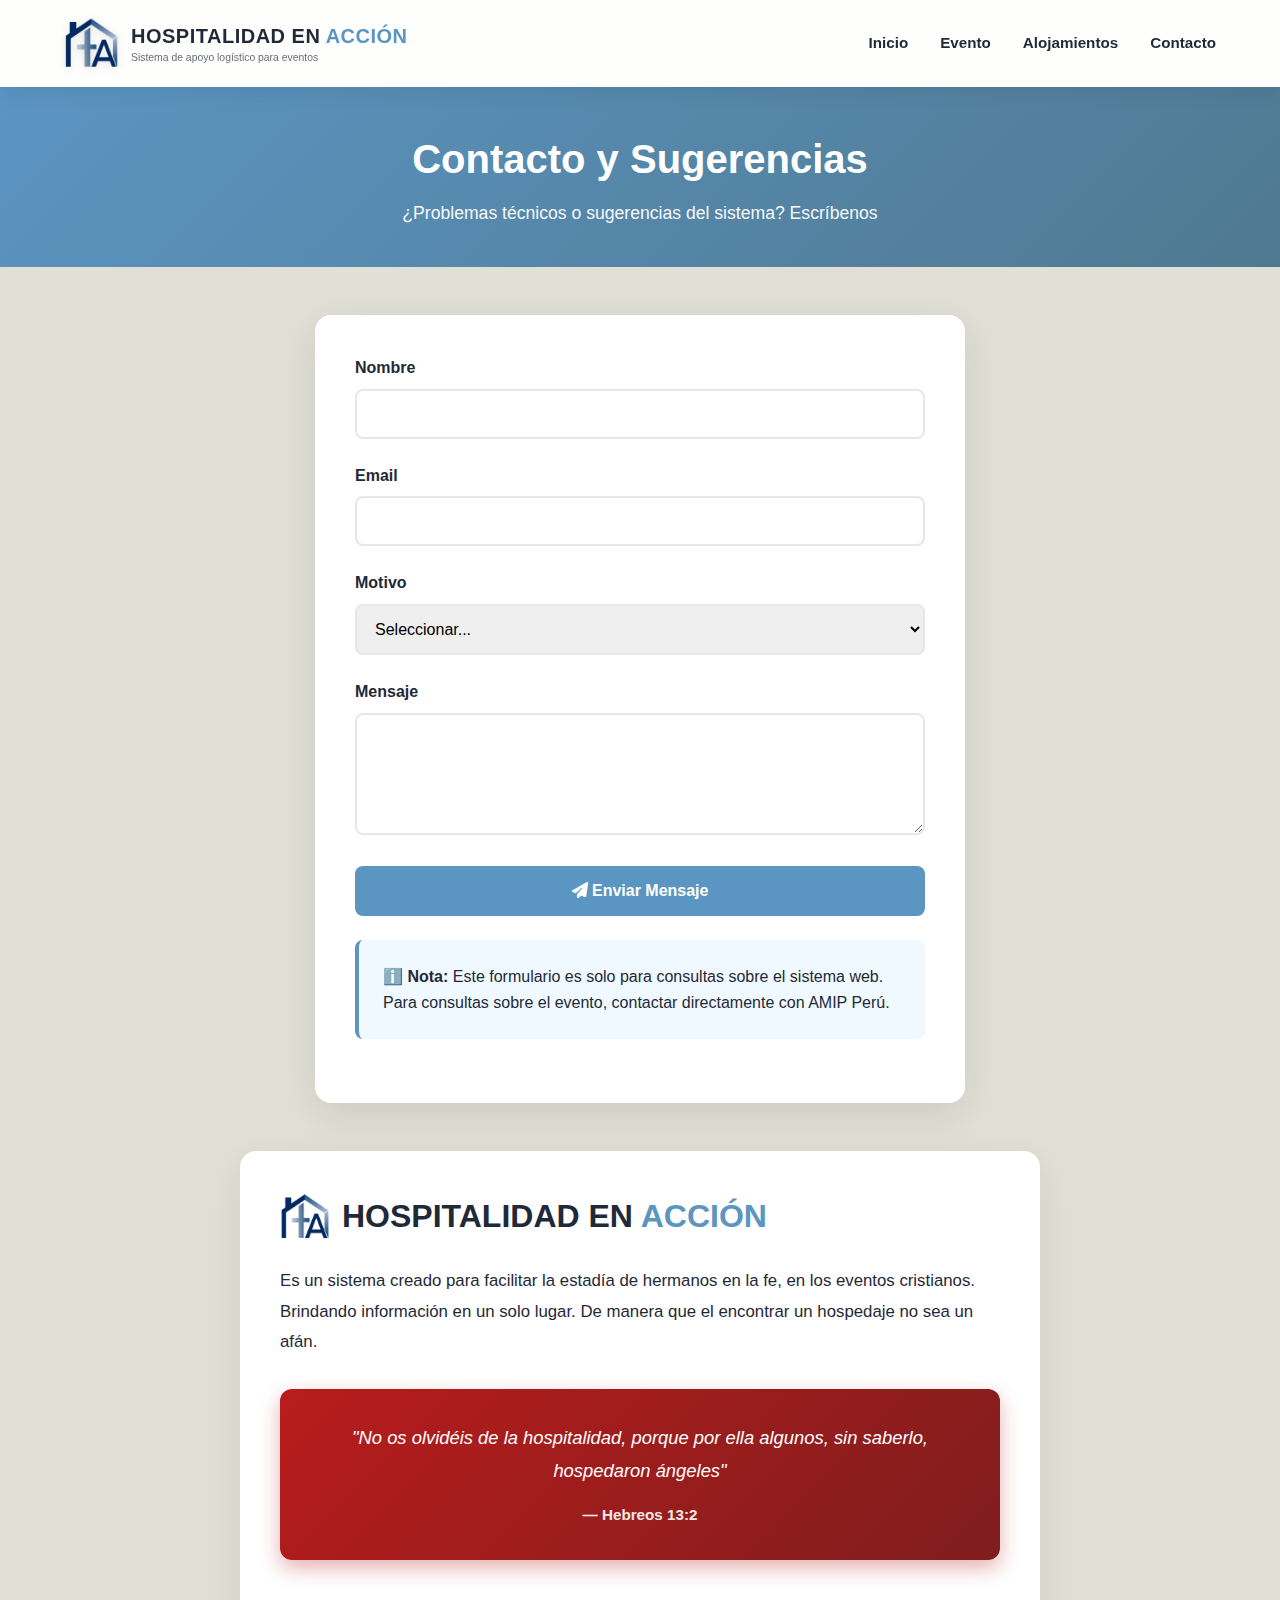
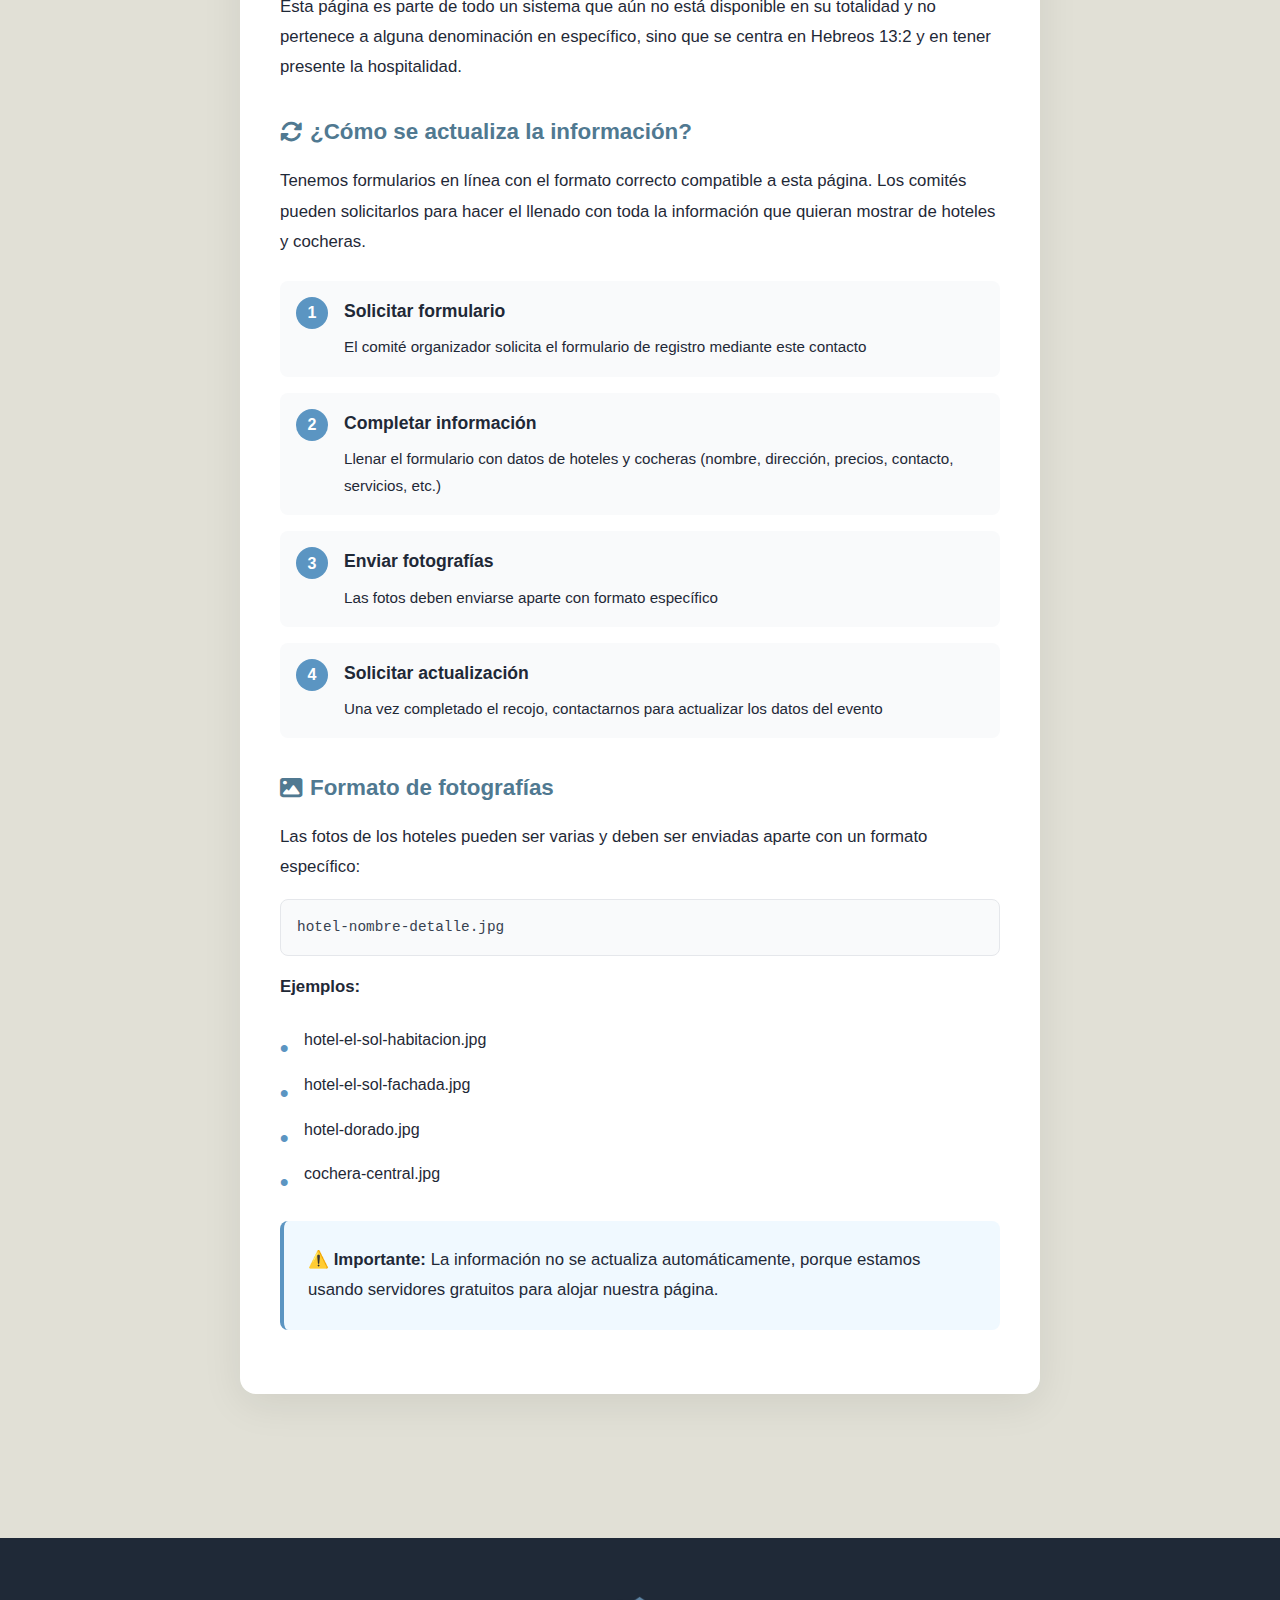
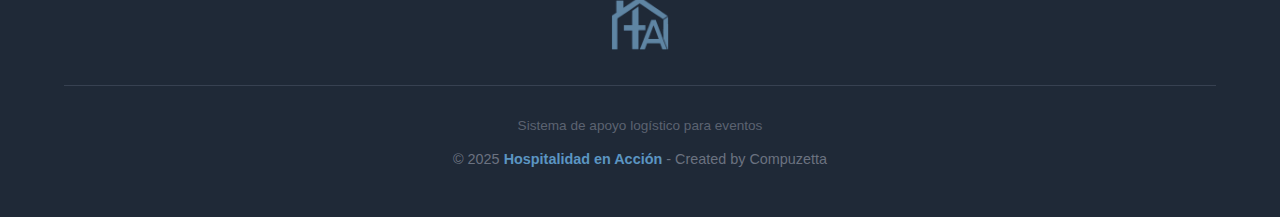
<file: contacto.html>
<!DOCTYPE html>
<html lang="es">
<head>
    <meta charset="UTF-8">
    <meta name="viewport" content="width=device-width, initial-scale=1.0">
    <title>Contacto - Hospitalidad en Acción</title>
            <!-- Favicon -->
    <link rel="icon" type="image/png" href="imagenes/favicon.png">
    <link rel="shortcut icon" type="image/png" href="imagenes/favicon.png">
    <link rel="apple-touch-icon" href="imagenes/favicon.png">
    <link rel="stylesheet" href="https://cdnjs.cloudflare.com/ajax/libs/font-awesome/6.4.0/css/all.min.css">
    <link rel="stylesheet" href="styles.css">
    <style>
        /* ESTILOS ESPECÍFICOS DE CONTACTO */
        .contact-content {
            padding: 3rem 0;
            max-width: 800px;
            margin: 0 auto;
        }
        
        .info-card {
            background: white;
            padding: 2.5rem;
            border-radius: 16px;
            box-shadow: 0 10px 40px rgba(0,0,0,0.08);
            margin-bottom: 2rem;
        }
        
        .info-card h2 {
            color: var(--primary);
            font-size: 2rem;
            margin-bottom: 1.5rem;
            display: flex;
            align-items: center;
            gap: 0.75rem;
        }
        
        .info-card h3 {
            color: var(--accent);
            font-size: 1.4rem;
            margin-top: 2rem;
            margin-bottom: 1rem;
            display: flex;
            align-items: center;
            gap: 0.5rem;
        }
        
        .info-card p {
            line-height: 1.8;
            color: var(--dark);
            margin-bottom: 1rem;
            font-size: 1.05rem;
        }
        
        .info-card ul {
            list-style: none;
            padding-left: 0;
            margin: 1rem 0;
        }
        
        .info-card ul li {
            padding: 0.5rem 0;
            padding-left: 1.5rem;
            position: relative;
            line-height: 1.8;
        }
        
        .info-card ul li::before {
            content: '•';
            position: absolute;
            left: 0;
            color: var(--primary);
            font-weight: bold;
            font-size: 1.5rem;
        }
        
        .bible-verse {
            background: linear-gradient(135deg, #b91c1c, #7f1d1d);
            color: white;
            padding: 2rem;
            border-radius: 12px;
            margin: 2rem 0;
            text-align: center;
            font-style: italic;
            box-shadow: 0 8px 20px rgba(185, 28, 28, 0.35);
        }
        
        .bible-verse p {
            margin: 0;
            font-size: 1.15rem;
            line-height: 1.8;
            color: white; 
        }
        
        .bible-verse cite {
            display: block;
            margin-top: 1rem;
            font-weight: 600;
            font-style: normal;
            font-size: 0.95rem;
            opacity: 0.9;
        }
        
        .highlight-box {
            background: #f0f9ff;
            border-left: 4px solid var(--primary);
            padding: 1.5rem;
            border-radius: 8px;
            margin: 1.5rem 0;
        }
        
        .highlight-box p {
            margin: 0;
        }
        
        .format-example {
            background: #f9fafb;
            padding: 1rem;
            border-radius: 8px;
            font-family: 'Courier New', monospace;
            font-size: 0.9rem;
            color: #374151;
            margin: 1rem 0;
            border: 1px solid #e5e7eb;
        }
        
        .process-steps {
            display: grid;
            gap: 1rem;
            margin: 1.5rem 0;
        }
        
        .process-step {
            display: flex;
            gap: 1rem;
            padding: 1rem;
            background: #f9fafb;
            border-radius: 8px;
            align-items: flex-start;
        }
        
        .step-number {
            background: var(--primary);
            color: white;
            width: 32px;
            height: 32px;
            border-radius: 50%;
            display: flex;
            align-items: center;
            justify-content: center;
            font-weight: 700;
            flex-shrink: 0;
        }
        
        .step-content {
            flex: 1;
        }
        
        .step-content h4 {
            color: var(--dark);
            margin-bottom: 0.5rem;
            font-size: 1.1rem;
        }
        
        .step-content p {
            margin: 0;
            font-size: 0.95rem;
        }
        
        @media (max-width: 768px) {
            .contact-content {
                padding: 2rem 0;
            }
            
            .info-card {
                padding: 1.5rem;
            }
            
            .info-card h2 {
                font-size: 1.5rem;
            }
            
            .info-card h3 {
                font-size: 1.2rem;
            }
        }
    </style>
</head>
<body>
    <header>
        <div class="container">
            <div class="header-content">
                <div class="logo">
    <img src="imagenes/logo.png" alt="Hospitalidad en Acción" class="logo-img" onerror="this.style.display='none'">
    <div>
        <div class="brand-name">HOSPITALIDAD EN <span class="highlight">ACCIÓN</span></div>
        <div style="font-size: 0.65rem; opacity: 0.7; margin-top: -2px;">Sistema de apoyo logístico para eventos</div>
    </div>
</div>
                
                <button class="menu-toggle" onclick="toggleMenu()">
                    <i class="fas fa-bars"></i>
                </button>
                
                <nav id="nav">
                    <a href="index.html">Inicio</a>
                    <a href="index.html#evento">Evento</a>
                    <a href="alojamientos.html">Alojamientos</a>
                    <a href="contacto.html">Contacto</a>
                </nav>
            </div>
        </div>
    </header>

    <section class="page-header">
        <div class="container">
            <h1>Contacto y Sugerencias</h1>
            <p>¿Problemas técnicos o sugerencias del sistema? Escríbenos</p>
        </div>
    </section>

    <div class="container contact-content">
        <!-- FORMULARIO -->
        <div class="form-container" style="margin-bottom: 3rem;">
            <form action="https://formsubmit.co/compuzettaoficial@gmail.com" method="POST">
                <input type="hidden" name="_subject" value="[AMIP 2026] Sistema - Mensaje">
                <input type="hidden" name="_captcha" value="false">
                
                <div class="form-group">
                    <label>Nombre</label>
                    <input type="text" name="nombre" required>
                </div>
                
                <div class="form-group">
                    <label>Email</label>
                    <input type="email" name="email" required>
                </div>
                
                <div class="form-group">
                    <label>Motivo</label>
                    <select name="motivo" required>
                        <option value="">Seleccionar...</option>
                        <option>Error técnico del sistema</option>
                        <option>Sugerencia para el sistema</option>
                        <option>Consulta sobre la página</option>
                        <option>Solicitud de actualización de datos</option>
                    </select>
                </div>
                
                <div class="form-group">
                    <label>Mensaje</label>
                    <textarea name="mensaje" rows="5" required></textarea>
                </div>
                
                <button type="submit" class="btn-submit">
                    <i class="fas fa-paper-plane"></i> Enviar Mensaje
                </button>
                
                <div class="highlight-box" style="margin-top: 1.5rem;">
                    <p><strong>ℹ️ Nota:</strong> Este formulario es solo para consultas sobre el sistema web. Para consultas sobre el evento, contactar directamente con AMIP Perú.</p>
                </div>
            </form>
        </div>

        <!-- INFORMACIÓN SOBRE HOSPITALIDAD EN ACCIÓN -->
        <div class="info-card">
            <h2>
                <img src="imagenes/logo.png" alt="Logo" style="width: 50px; height: 50px; object-fit: contain;" onerror="this.style.display='none'">
                <span style="font-weight: 700; color: var(--dark);">HOSPITALIDAD EN <span style="color: var(--primary);">ACCIÓN</span></span>
            </h2>
            
            <p>Es un sistema creado para facilitar la estadía de hermanos en la fe, en los eventos cristianos. Brindando información en un solo lugar. De manera que el encontrar un hospedaje no sea un afán.</p>
            
            <div class="bible-verse">
                <p>"No os olvidéis de la hospitalidad, porque por ella algunos, sin saberlo, hospedaron ángeles"</p>
                <cite>— Hebreos 13:2</cite>
            </div>
            
            <p>Esta página es parte de todo un sistema que aún no está disponible en su totalidad y no pertenece a alguna denominación en específico, sino que se centra en Hebreos 13:2 y en tener presente la hospitalidad.</p>
            
            <h3><i class="fas fa-sync-alt"></i> ¿Cómo se actualiza la información?</h3>
            
            <p>Tenemos formularios en línea con el formato correcto compatible a esta página. Los comités pueden solicitarlos para hacer el llenado con toda la información que quieran mostrar de hoteles y cocheras.</p>
            
            <div class="process-steps">
                <div class="process-step">
                    <div class="step-number">1</div>
                    <div class="step-content">
                        <h4>Solicitar formulario</h4>
                        <p>El comité organizador solicita el formulario de registro mediante este contacto</p>
                    </div>
                </div>
                
                <div class="process-step">
                    <div class="step-number">2</div>
                    <div class="step-content">
                        <h4>Completar información</h4>
                        <p>Llenar el formulario con datos de hoteles y cocheras (nombre, dirección, precios, contacto, servicios, etc.)</p>
                    </div>
                </div>
                
                <div class="process-step">
                    <div class="step-number">3</div>
                    <div class="step-content">
                        <h4>Enviar fotografías</h4>
                        <p>Las fotos deben enviarse aparte con formato específico</p>
                    </div>
                </div>
                
                <div class="process-step">
                    <div class="step-number">4</div>
                    <div class="step-content">
                        <h4>Solicitar actualización</h4>
                        <p>Una vez completado el recojo, contactarnos para actualizar los datos del evento</p>
                    </div>
                </div>
            </div>
            
            <h3><i class="fas fa-image"></i> Formato de fotografías</h3>
            
            <p>Las fotos de los hoteles pueden ser varias y deben ser enviadas aparte con un formato específico:</p>
            
            <div class="format-example">
                hotel-nombre-detalle.jpg
            </div>
            
            <p><strong>Ejemplos:</strong></p>
            <ul>
                <li>hotel-el-sol-habitacion.jpg</li>
                <li>hotel-el-sol-fachada.jpg</li>
                <li>hotel-dorado.jpg</li>
                <li>cochera-central.jpg</li>
            </ul>
            
            <div class="highlight-box">
                <p><strong>⚠️ Importante:</strong> La información no se actualiza automáticamente, porque estamos usando servidores gratuitos para alojar nuestra página.</p>
            </div>
        </div>
    </div>

    <footer>
        <div class="container">
            <div class="footer-logo">
                <img src="imagenes/logo-celeste.png" alt="Hospitalidad en Acción" onerror="this.src='imagenes/logo-blanco.png'; this.onerror=function(){this.src='imagenes/logo.png'};">
            </div>
            <div class="footer-bottom">
                <p style="font-size: 0.85rem; opacity: 0.8; margin-bottom: 0.5rem;">Sistema de apoyo logístico para eventos</p>
    <p>© 2025 <span class="brand-highlight">Hospitalidad en Acción</span> - Created by Compuzetta</p>
           </div>
        </div>
    </footer>

    <script>
        function toggleMenu() {
            document.getElementById('nav').classList.toggle('active');
        }
        
        document.addEventListener('click', (e) => {
            const nav = document.getElementById('nav');
            const menuToggle = document.querySelector('.menu-toggle');
            
            if (nav && menuToggle && !nav.contains(e.target) && !menuToggle.contains(e.target)) {
                nav.classList.remove('active');
            }
        });
        
        // Smooth scroll para enlaces internos
        document.querySelectorAll('a[href^="#"]').forEach(anchor => {
            anchor.addEventListener('click', function (e) {
                const href = this.getAttribute('href');
                if (href !== '#' && href !== '') {
                    e.preventDefault();
                    const target = document.querySelector(href);
                    if (target) {
                        target.scrollIntoView({
                            behavior: 'smooth',
                            block: 'start'
                        });
                    }
                }
            });
        });
    </script>
</body>
</html>
</file>
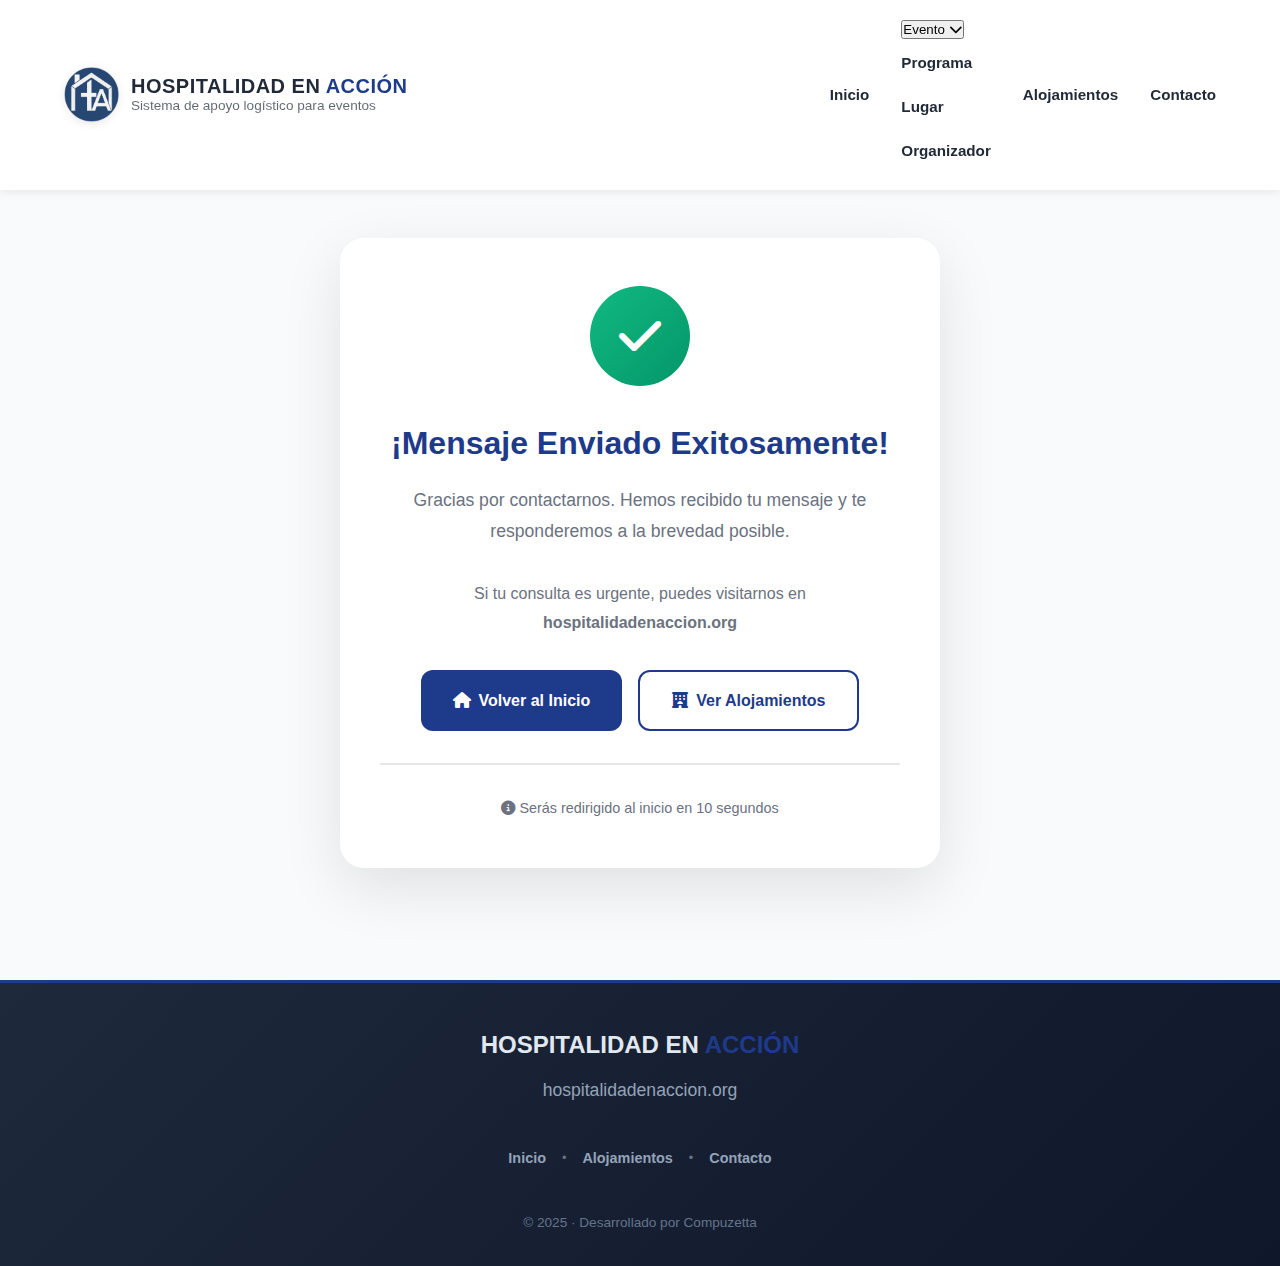
<file: gracias.html>
<!DOCTYPE html>
<html lang="es">
<head>
    <meta charset="UTF-8">
    <meta name="viewport" content="width=device-width, initial-scale=1.0">
    <title>Mensaje Enviado - Hospitalidad en Acción</title>
    
    <!-- Favicon -->
    <link rel="icon" type="image/png" href="assets/images/logos/favicon.png">
    <link rel="shortcut icon" type="image/png" href="assets/images/logos/favicon.png">
    <link rel="apple-touch-icon" href="assets/images/logos/favicon.png">
    <link rel="stylesheet" href="https://cdnjs.cloudflare.com/ajax/libs/font-awesome/6.4.0/css/all.min.css">
    <link rel="stylesheet" href="assets/css/global.css">
    <style>
        .success-container {
            min-height: 70vh;
            display: flex;
            align-items: center;
            justify-content: center;
            padding: 3rem 1rem;
        }
        
        .success-card {
            background: white;
            padding: 3rem 2.5rem;
            border-radius: 24px;
            box-shadow: 0 20px 60px rgba(0,0,0,0.1);
            max-width: 600px;
            text-align: center;
            animation: slideUp 0.5s ease;
        }
        
        @keyframes slideUp {
            from {
                opacity: 0;
                transform: translateY(30px);
            }
            to {
                opacity: 1;
                transform: translateY(0);
            }
        }
        
        .success-icon {
            width: 100px;
            height: 100px;
            background: linear-gradient(135deg, #10b981, #059669);
            border-radius: 50%;
            display: flex;
            align-items: center;
            justify-content: center;
            margin: 0 auto 2rem;
            animation: scaleIn 0.5s ease 0.2s both;
        }
        
        @keyframes scaleIn {
            from {
                transform: scale(0);
            }
            to {
                transform: scale(1);
            }
        }
        
        .success-icon i {
            font-size: 3rem;
            color: white;
        }
        
        .success-card h1 {
            color: var(--primary);
            font-size: 2rem;
            margin-bottom: 1rem;
        }
        
        .success-card p {
            color: var(--gray);
            font-size: 1.1rem;
            line-height: 1.8;
            margin-bottom: 2rem;
        }
        
        .success-actions {
            display: flex;
            gap: 1rem;
            justify-content: center;
            flex-wrap: wrap;
        }
        
        .btn-action {
            display: inline-flex;
            align-items: center;
            gap: 0.5rem;
            padding: 1rem 2rem;
            border-radius: 12px;
            text-decoration: none;
            font-weight: 600;
            transition: all 0.3s;
        }
        
        .btn-primary-action {
            background: var(--primary);
            color: white;
        }
        
        .btn-primary-action:hover {
            background: #1e40af;
            transform: translateY(-2px);
            box-shadow: 0 8px 20px rgba(30, 58, 138, 0.3);
        }
        
        .btn-secondary-action {
            background: white;
            color: var(--primary);
            border: 2px solid var(--primary);
        }
        
        .btn-secondary-action:hover {
            background: var(--bg-light);
            transform: translateY(-2px);
        }
        
        .auto-redirect {
            margin-top: 2rem;
            padding-top: 2rem;
            border-top: 2px solid var(--bg-medium);
            font-size: 0.9rem;
            color: var(--gray);
        }
        
        @media (max-width: 768px) {
            .success-card {
                padding: 2rem 1.5rem;
            }
            
            .success-card h1 {
                font-size: 1.5rem;
            }
            
            .success-actions {
                flex-direction: column;
            }
            
            .btn-action {
                width: 100%;
                justify-content: center;
            }
        }
    </style>
</head>
<body>
    <div class="page-wrapper">
    <header>
        <div class="container">
            <div class="header-content">
                <a href="index.html" class="logo" aria-label="Ir a inicio">
                    <img src="assets/images/logos/logo-circulo-azul.png" alt="Hospitalidad en Acción" class="logo-img" onerror="this.style.display='none'">
                    <div>
                        <div class="brand-name">HOSPITALIDAD EN <span class="highlight">ACCIÓN</span></div>
                        <div class="brand-tagline">Sistema de apoyo logístico para eventos</div>
                    </div>
                </a>
                
                <button class="menu-toggle" onclick="toggleMenu()" aria-label="Abrir menú">
                    <i class="fas fa-bars"></i>
                </button>
                
                <nav id="nav" aria-label="Navegación principal">
    <a href="index.html" onclick="closeMenu()">Inicio</a>
    
    <!-- DROPDOWN EVENTO -->
    <div class="nav-dropdown">
        <button class="nav-dropdown-toggle" onclick="toggleDropdown(event)" aria-expanded="false">
            Evento <i class="fas fa-chevron-down"></i>
        </button>
        <div class="nav-dropdown-menu">
            <a href="programa.html" onclick="closeMenu()">Programa</a>
            <a href="lugar.html" onclick="closeMenu()">Lugar</a>
            <a href="organizador.html" onclick="closeMenu()">Organizador</a>
        </div>
    </div>
    
    <a href="alojamientos.html" onclick="closeMenu()">Alojamientos</a>
    <a href="contacto.html" onclick="closeMenu()">Contacto</a>
</nav>
            </div>
        </div>
    </header>

    <div class="success-container">
        <div class="success-card">
            <div class="success-icon">
                <i class="fas fa-check"></i>
            </div>
            
            <h1>¡Mensaje Enviado Exitosamente!</h1>
            
            <p>Gracias por contactarnos. Hemos recibido tu mensaje y te responderemos a la brevedad posible.</p>
            
            <p style="font-size: 1rem;">Si tu consulta es urgente, puedes visitarnos en <strong>hospitalidadenaccion.org</strong></p>
            
            <div class="success-actions">
                <a href="index.html" class="btn-action btn-primary-action">
                    <i class="fas fa-home"></i> Volver al Inicio
                </a>
                <a href="alojamientos.html" class="btn-action btn-secondary-action">
                    <i class="fas fa-hotel"></i> Ver Alojamientos
                </a>
            </div>
            
            <div class="auto-redirect">
                <i class="fas fa-info-circle"></i> Serás redirigido al inicio en <span id="countdown">10</span> segundos
            </div>
        </div>
    </div>

    <footer>
        <div class="container">
            <div class="footer-minimal">
                <div class="footer-brand">
                    <strong>HOSPITALIDAD EN <span>ACCIÓN</span></strong>
                </div>
                <div class="footer-url">
                    hospitalidadenaccion.org
                </div>
                <nav class="footer-nav" aria-label="Navegación footer">
                    <a href="index.html">Inicio</a>
                    <span class="separator">•</span>
                    <a href="alojamientos.html">Alojamientos</a>
                    <span class="separator">•</span>
                    <a href="contacto.html">Contacto</a>
                </nav>
                <div class="footer-copyright">
                    © 2025 · Desarrollado por Compuzetta
                </div>
            </div>
        </div>
    </footer>
    </div>

    <script src="assets/js/shared.js"></script>
    <script>
        // Auto-redirect después de 10 segundos
        let countdown = 10;
        const countdownEl = document.getElementById('countdown');
        
        const timer = setInterval(() => {
            countdown--;
            countdownEl.textContent = countdown;
            
            if (countdown <= 0) {
                clearInterval(timer);
                window.location.href = 'index.html';
            }
        }, 1000);
    </script>
</body>
</html>
</file>
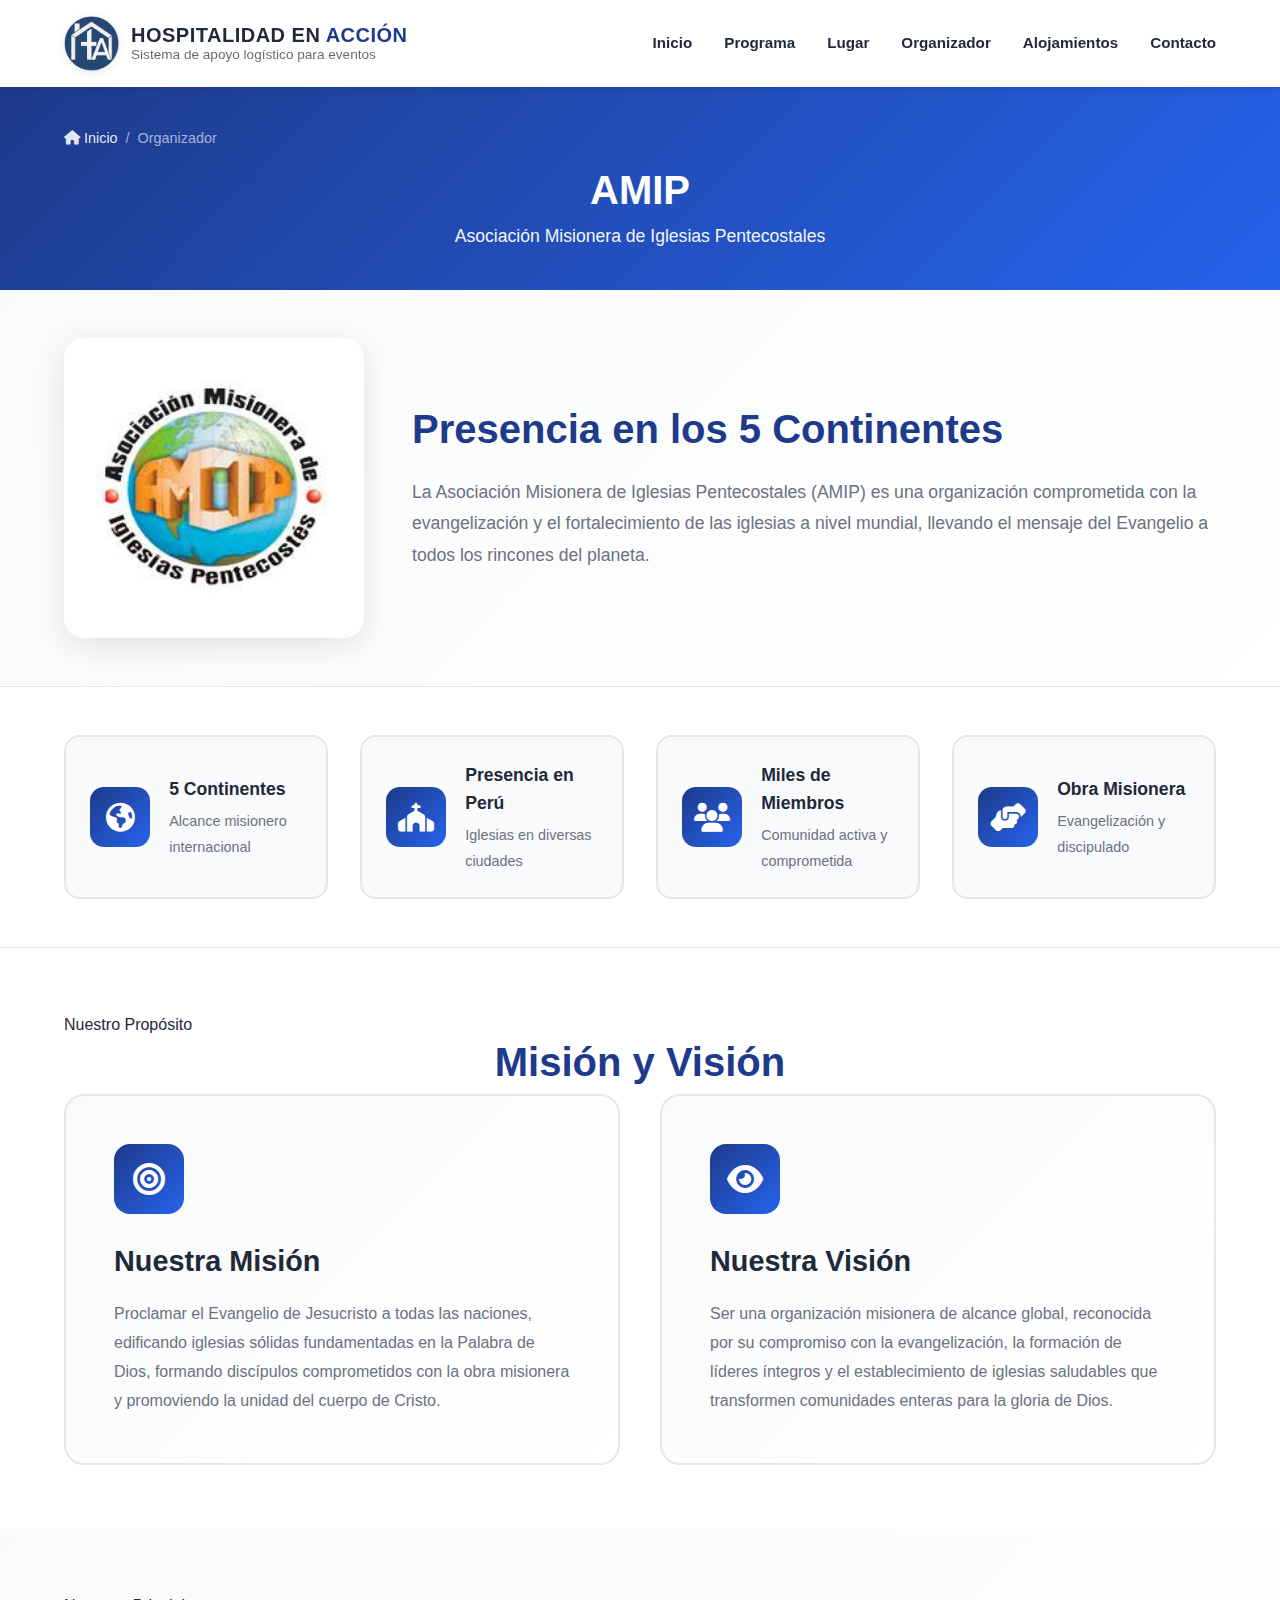
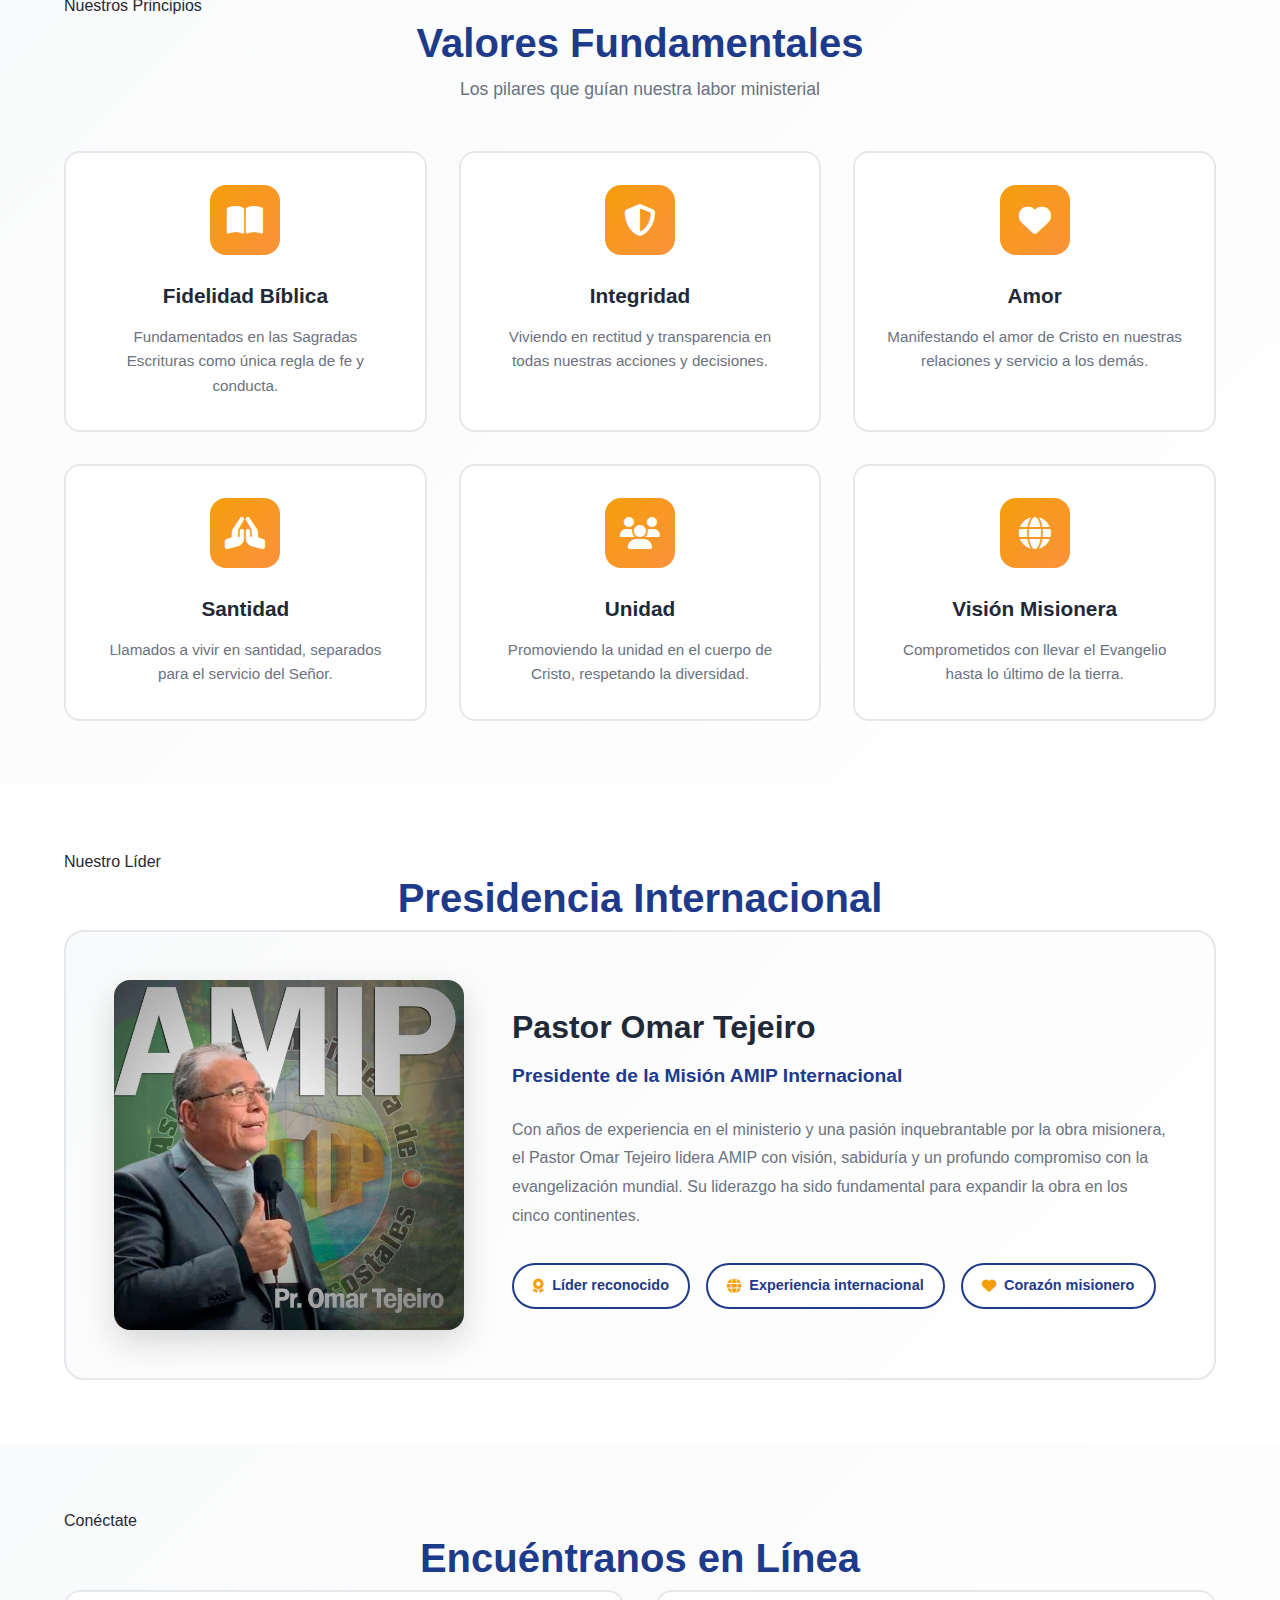
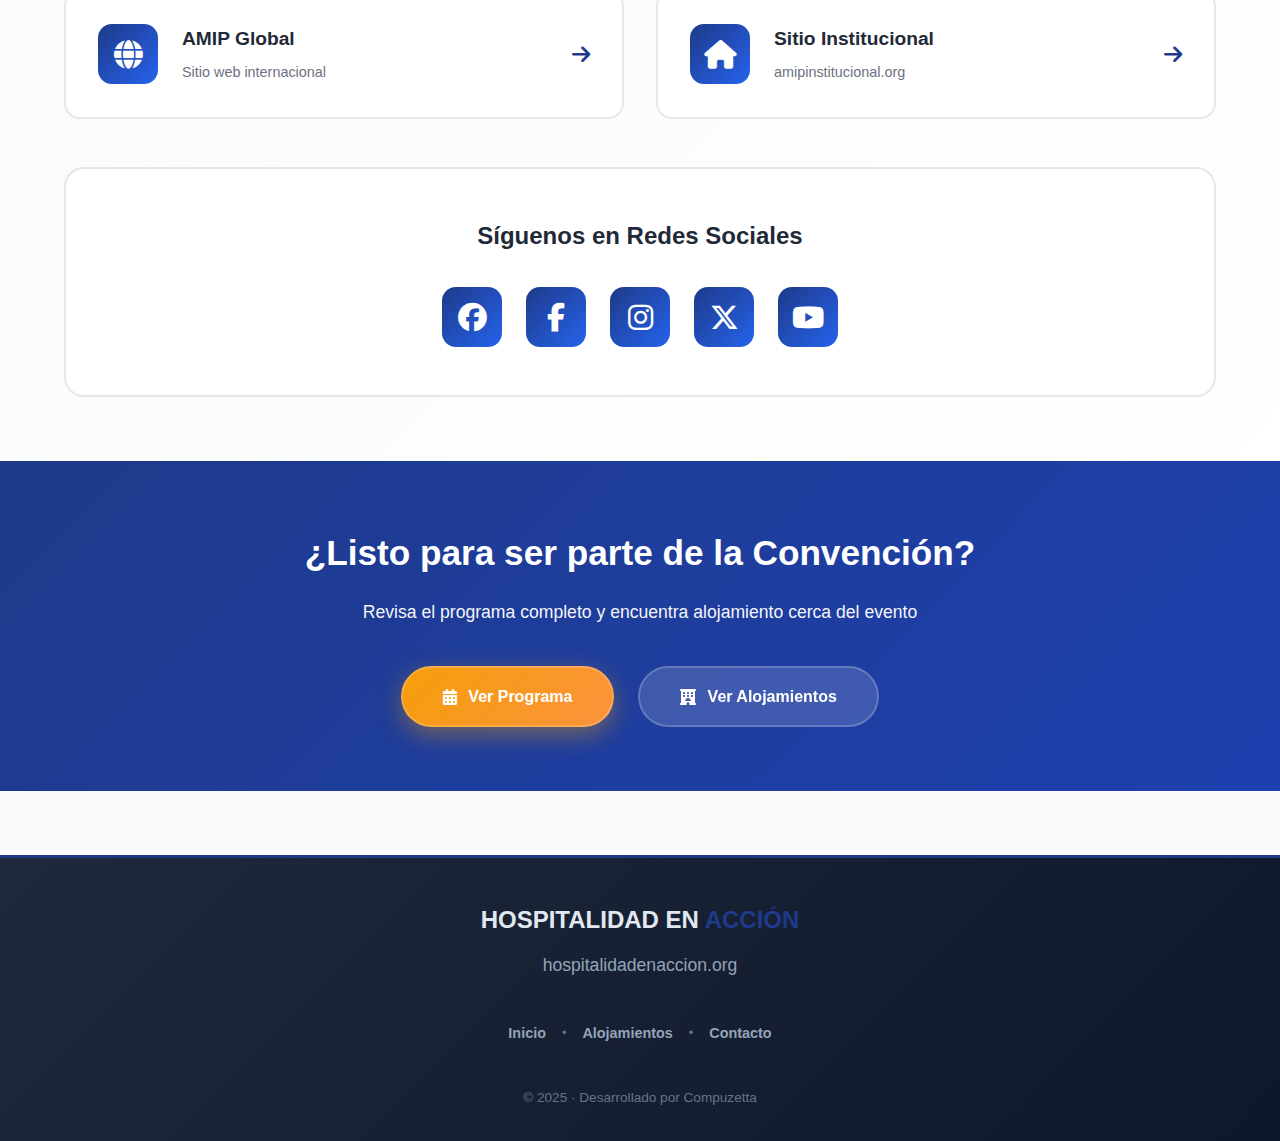
<file: organizador.html>
<!DOCTYPE html>
<html lang="es">
<head>
    <meta charset="UTF-8">
    <meta name="viewport" content="width=device-width, initial-scale=1.0">
    <title>Organizador - XVII Convención AMIP 2026</title>
    
    <!-- SEO Meta Tags -->
    <meta name="description" content="AMIP - Asociación Misionera de Iglesias Pentecostales. Conoce más sobre la organización que hace posible la XVII Convención Nacional 2026.">
    <meta name="keywords" content="AMIP, Asociación Misionera, Iglesias Pentecostales, organización, misiones">
    
    <!-- Favicon -->
    <link rel="icon" type="image/png" href="assets/images/logos/favicon.png">
    
    <!-- Estilos -->
    <link rel="stylesheet" href="https://cdnjs.cloudflare.com/ajax/libs/font-awesome/6.4.0/css/all.min.css">
    <link rel="stylesheet" href="assets/css/global.css">
    <link rel="stylesheet" href="assets/css/organizador.css">
</head>
<body>
    <div class="page-wrapper">
    <header>
        <div class="container">
            <div class="header-content">
                <a href="index.html" class="logo" aria-label="Ir a inicio">
                    <img src="assets/images/logos/logo-circulo-azul.png" alt="Hospitalidad en Acción" class="logo-img" onerror="this.style.display='none'">
                    <div>
                        <div class="brand-name">HOSPITALIDAD EN <span class="highlight">ACCIÓN</span></div>
                        <div class="brand-tagline">Sistema de apoyo logístico para eventos</div>
                    </div>
                </a>
                
                <button class="menu-toggle" onclick="toggleMenu()" aria-label="Abrir menú">
                    <i class="fas fa-bars"></i>
                </button>
                
                <nav id="nav" aria-label="Navegación principal">
                    <a href="index.html">Inicio</a>
                    <a href="programa.html">Programa</a>
                    <a href="lugar.html">Lugar</a>
                    <a href="organizador.html" onclick="closeMenu()">Organizador</a>
                    <a href="alojamientos.html">Alojamientos</a>
                    <a href="contacto.html">Contacto</a>
                </nav>
            </div>
        </div>
    </header>

    <!-- PAGE HEADER -->
    <section class="page-header">
        <div class="container">
            <div class="header-breadcrumb">
                <a href="index.html"><i class="fas fa-home"></i> Inicio</a>
                <span>/</span>
                <span>Organizador</span>
            </div>
            <h1>AMIP</h1>
            <p>Asociación Misionera de Iglesias Pentecostales</p>
        </div>
    </section>

    <!-- HERO ORGANIZADOR -->
    <section class="organizador-hero">
        <div class="container">
            <div class="organizador-hero-content">
                <div class="organizador-logo-hero">
                    <img src="assets/images/logos/logo-amip.jpg" alt="Logo AMIP" onerror="this.style.display='none'">
                </div>
                <div class="organizador-intro-hero">
                    <h2>Presencia en los 5 Continentes</h2>
                    <p class="organizador-descripcion-hero">
                        La Asociación Misionera de Iglesias Pentecostales (AMIP) es una organización comprometida 
                        con la evangelización y el fortalecimiento de las iglesias a nivel mundial, llevando el 
                        mensaje del Evangelio a todos los rincones del planeta.
                    </p>
                </div>
            </div>
        </div>
    </section>

    <!-- ESTADÍSTICAS GLOBALES -->
    <section class="stats-globales-section">
        <div class="container">
            <div class="stats-globales-grid">
                <div class="stat-global-card">
                    <div class="stat-global-icon">
                        <i class="fas fa-globe-americas"></i>
                    </div>
                    <div class="stat-global-content">
                        <strong>5 Continentes</strong>
                        <span>Alcance misionero internacional</span>
                    </div>
                </div>

                <div class="stat-global-card">
                    <div class="stat-global-icon">
                        <i class="fas fa-church"></i>
                    </div>
                    <div class="stat-global-content">
                        <strong>Presencia en Perú</strong>
                        <span>Iglesias en diversas ciudades</span>
                    </div>
                </div>

                <div class="stat-global-card">
                    <div class="stat-global-icon">
                        <i class="fas fa-users"></i>
                    </div>
                    <div class="stat-global-content">
                        <strong>Miles de Miembros</strong>
                        <span>Comunidad activa y comprometida</span>
                    </div>
                </div>

                <div class="stat-global-card">
                    <div class="stat-global-icon">
                        <i class="fas fa-hands-helping"></i>
                    </div>
                    <div class="stat-global-content">
                        <strong>Obra Misionera</strong>
                        <span>Evangelización y discipulado</span>
                    </div>
                </div>
            </div>
        </div>
    </section>

    <!-- MISIÓN Y VISIÓN -->
    <section class="mision-vision-section">
        <div class="container">
            <div class="section-header">
                <span class="section-label">Nuestro Propósito</span>
                <h2 class="section-title">Misión y Visión</h2>
            </div>

            <div class="mision-vision-grid">
                <div class="mision-card">
                    <div class="mv-icon">
                        <i class="fas fa-bullseye"></i>
                    </div>
                    <h3>Nuestra Misión</h3>
                    <p>
                        Proclamar el Evangelio de Jesucristo a todas las naciones, edificando iglesias sólidas 
                        fundamentadas en la Palabra de Dios, formando discípulos comprometidos con la obra misionera 
                        y promoviendo la unidad del cuerpo de Cristo.
                    </p>
                </div>

                <div class="vision-card">
                    <div class="mv-icon">
                        <i class="fas fa-eye"></i>
                    </div>
                    <h3>Nuestra Visión</h3>
                    <p>
                        Ser una organización misionera de alcance global, reconocida por su compromiso con la 
                        evangelización, la formación de líderes íntegros y el establecimiento de iglesias 
                        saludables que transformen comunidades enteras para la gloria de Dios.
                    </p>
                </div>
            </div>
        </div>
    </section>

    <!-- VALORES -->
    <section class="valores-section">
        <div class="container">
            <div class="section-header">
                <span class="section-label">Nuestros Principios</span>
                <h2 class="section-title">Valores Fundamentales</h2>
                <p class="section-subtitle">Los pilares que guían nuestra labor ministerial</p>
            </div>

            <div class="valores-grid">
                <div class="valor-card">
                    <div class="valor-icon">
                        <i class="fas fa-book-open"></i>
                    </div>
                    <h3>Fidelidad Bíblica</h3>
                    <p>Fundamentados en las Sagradas Escrituras como única regla de fe y conducta.</p>
                </div>

                <div class="valor-card">
                    <div class="valor-icon">
                        <i class="fas fa-shield-alt"></i>
                    </div>
                    <h3>Integridad</h3>
                    <p>Viviendo en rectitud y transparencia en todas nuestras acciones y decisiones.</p>
                </div>

                <div class="valor-card">
                    <div class="valor-icon">
                        <i class="fas fa-heart"></i>
                    </div>
                    <h3>Amor</h3>
                    <p>Manifestando el amor de Cristo en nuestras relaciones y servicio a los demás.</p>
                </div>

                <div class="valor-card">
                    <div class="valor-icon">
                        <i class="fas fa-hands-praying"></i>
                    </div>
                    <h3>Santidad</h3>
                    <p>Llamados a vivir en santidad, separados para el servicio del Señor.</p>
                </div>

                <div class="valor-card">
                    <div class="valor-icon">
                        <i class="fas fa-users"></i>
                    </div>
                    <h3>Unidad</h3>
                    <p>Promoviendo la unidad en el cuerpo de Cristo, respetando la diversidad.</p>
                </div>

                <div class="valor-card">
                    <div class="valor-icon">
                        <i class="fas fa-globe"></i>
                    </div>
                    <h3>Visión Misionera</h3>
                    <p>Comprometidos con llevar el Evangelio hasta lo último de la tierra.</p>
                </div>
            </div>
        </div>
    </section>

    <!-- LIDERAZGO -->
    <section class="liderazgo-section">
        <div class="container">
            <div class="section-header">
                <span class="section-label">Nuestro Líder</span>
                <h2 class="section-title">Presidencia Internacional</h2>
            </div>

            <div class="presidente-card">
                <div class="presidente-image">
                    <img src="assets/images/event/expositor-omar1.jpg" alt="Pastor Omar Tejeiro" onerror="this.style.display='none'">
                </div>
                <div class="presidente-info">
                    <h3>Pastor Omar Tejeiro</h3>
                    <p class="presidente-cargo">Presidente de la Misión AMIP Internacional</p>
                    <p class="presidente-bio">
                        Con años de experiencia en el ministerio y una pasión inquebrantable por la obra misionera, 
                        el Pastor Omar Tejeiro lidera AMIP con visión, sabiduría y un profundo compromiso con la 
                        evangelización mundial. Su liderazgo ha sido fundamental para expandir la obra en los 
                        cinco continentes.
                    </p>
                    <div class="presidente-features">
                        <div class="feature-badge">
                            <i class="fas fa-award"></i> Líder reconocido
                        </div>
                        <div class="feature-badge">
                            <i class="fas fa-globe"></i> Experiencia internacional
                        </div>
                        <div class="feature-badge">
                            <i class="fas fa-heart"></i> Corazón misionero
                        </div>
                    </div>
                </div>
            </div>
        </div>
    </section>

    <!-- ENLACES Y REDES -->
    <section class="enlaces-section">
        <div class="container">
            <div class="section-header">
                <span class="section-label">Conéctate</span>
                <h2 class="section-title">Encuéntranos en Línea</h2>
            </div>

            <div class="enlaces-grid">
                <a href="https://www.amipglobal.org/" target="_blank" class="enlace-card" rel="noopener">
                    <div class="enlace-icon">
                        <i class="fas fa-globe"></i>
                    </div>
                    <div class="enlace-content">
                        <strong>AMIP Global</strong>
                        <span>Sitio web internacional</span>
                    </div>
                    <i class="fas fa-arrow-right enlace-arrow"></i>
                </a>

                <a href="https://amipinstitucional.org/" target="_blank" class="enlace-card" rel="noopener">
                    <div class="enlace-icon">
                        <i class="fas fa-home"></i>
                    </div>
                    <div class="enlace-content">
                        <strong>Sitio Institucional</strong>
                        <span>amipinstitucional.org</span>
                    </div>
                    <i class="fas fa-arrow-right enlace-arrow"></i>
                </a>
            </div>

            <div class="redes-sociales">
                <h3>Síguenos en Redes Sociales</h3>
                <div class="redes-grid">
                    <a href="https://www.facebook.com/amipinstitucional/" target="_blank" class="red-social" rel="noopener" title="Facebook Internacional">
                        <i class="fab fa-facebook"></i>
                    </a>
                    <a href="https://www.facebook.com/amipperuministeriojuvenil" target="_blank" class="red-social" rel="noopener" title="Facebook Juvenil Perú">
                        <i class="fab fa-facebook-f"></i>
                    </a>
                    <a href="https://www.instagram.com/amiponline/" target="_blank" class="red-social" rel="noopener" title="Instagram">
                        <i class="fab fa-instagram"></i>
                    </a>
                    <a href="https://x.com/amipinstitucion" target="_blank" class="red-social" rel="noopener" title="X (Twitter)">
                        <i class="fab fa-x-twitter"></i>
                    </a>
                    <a href="https://youtube.com/channel/UCxlxShKjz9v-pUAoxayTQHw/videos" target="_blank" class="red-social" rel="noopener" title="YouTube">
                        <i class="fab fa-youtube"></i>
                    </a>
                </div>
            </div>
        </div>
    </section>

    <!-- CTA -->
    <section class="cta-organizador">
        <div class="container">
            <div class="cta-content-org">
                <h2>¿Listo para ser parte de la Convención?</h2>
                <p>Revisa el programa completo y encuentra alojamiento cerca del evento</p>
                <div class="cta-buttons">
                    <a href="programa.html" class="btn-cta-org btn-primary">
                        <i class="fas fa-calendar-alt"></i> Ver Programa
                    </a>
                    <a href="alojamientos.html" class="btn-cta-org btn-secondary">
                        <i class="fas fa-hotel"></i> Ver Alojamientos
                    </a>
                </div>
            </div>
        </div>
    </section>

    <footer>
        <div class="container">
            <div class="footer-minimal">
                <div class="footer-brand">
                    <strong>HOSPITALIDAD EN <span>ACCIÓN</span></strong>
                </div>
                <div class="footer-url">
                    hospitalidadenaccion.org
                </div>
                <nav class="footer-nav" aria-label="Navegación footer">
                    <a href="index.html">Inicio</a>
                    <span class="separator">•</span>
                    <a href="alojamientos.html">Alojamientos</a>
                    <span class="separator">•</span>
                    <a href="contacto.html">Contacto</a>
                </nav>
                <div class="footer-copyright">
                    © 2025 · Desarrollado por Compuzetta
                </div>
            </div>
        </div>
    </footer>

    <button id="backToTop" aria-label="Volver arriba">
        <i class="fas fa-arrow-up"></i>
    </button>
    </div>

    <script src="assets/js/shared.js"></script>
</body>
</html>
</file>
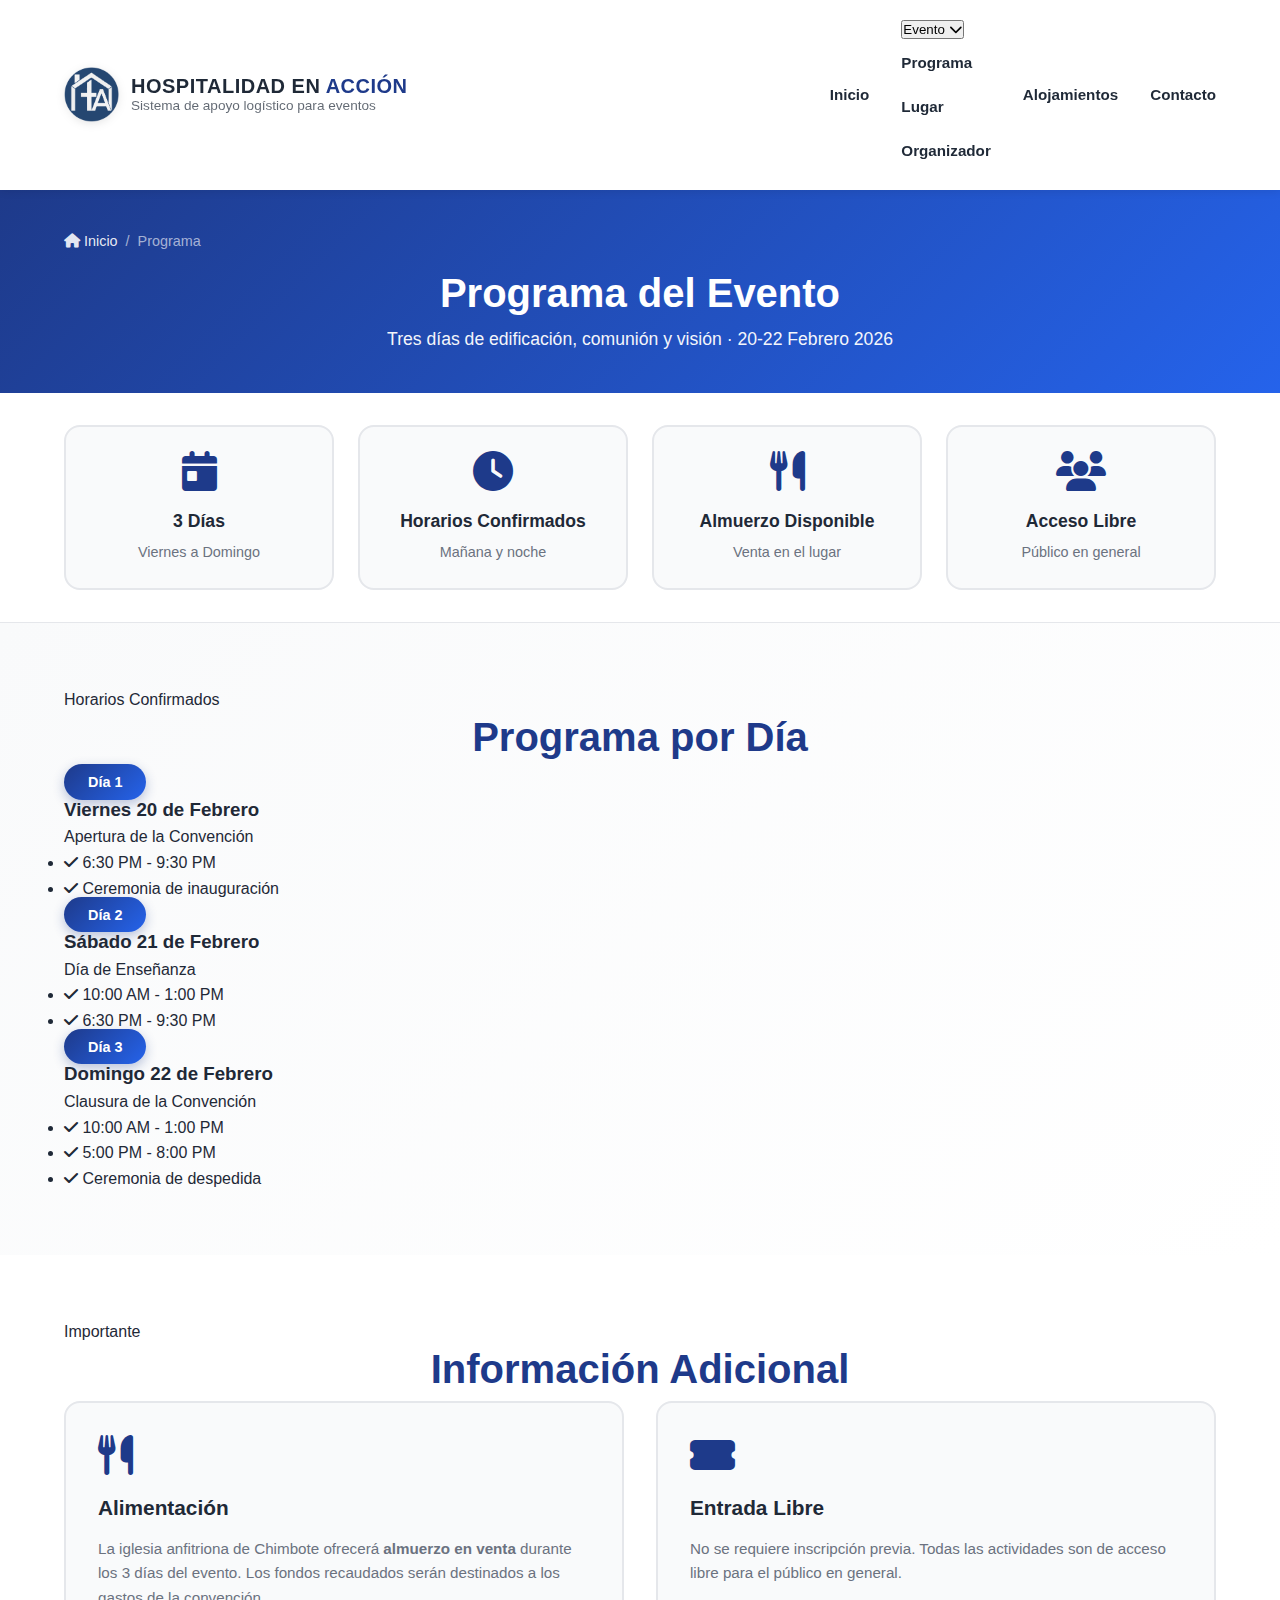
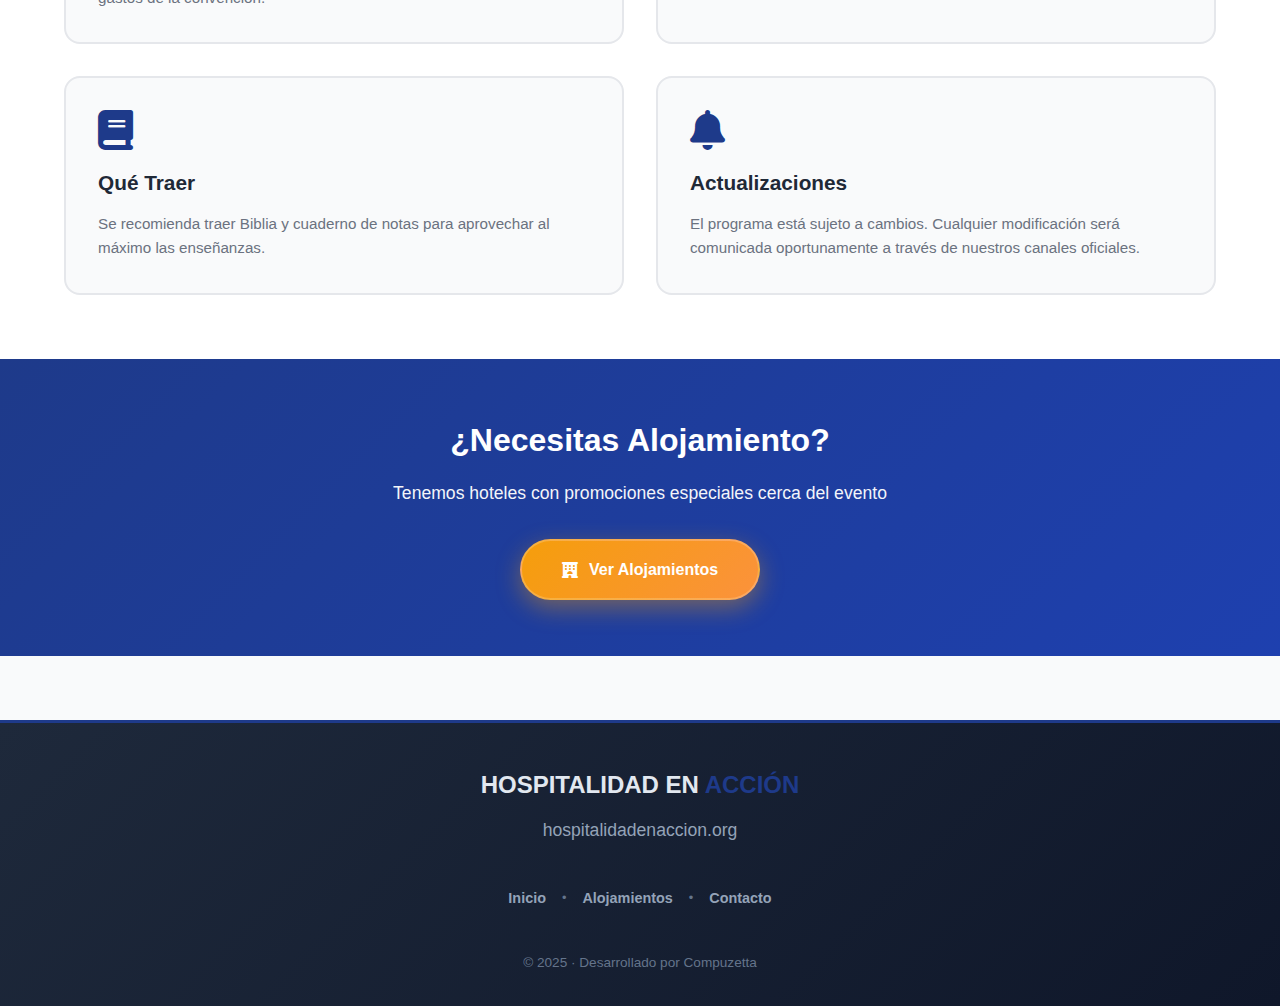
<file: programa.html>
<!DOCTYPE html>
<html lang="es">
<head>
    <meta charset="UTF-8">
    <meta name="viewport" content="width=device-width, initial-scale=1.0">
    <title>Programa - XVII Convención AMIP 2026</title>
    
    <!-- SEO Meta Tags -->
    <meta name="description" content="Programa completo de la XVII Convención Nacional AMIP 2026 en Nuevo Chimbote, Perú. Tres días de conferencias y encuentros espirituales.">
    <meta name="keywords" content="programa AMIP, convención, horarios, conferencias, Chimbote">
    
    <!-- Favicon -->
    <link rel="icon" type="image/png" href="assets/images/logos/favicon.png">
    
    <!-- Estilos -->
    <link rel="stylesheet" href="https://cdnjs.cloudflare.com/ajax/libs/font-awesome/6.4.0/css/all.min.css">
    <link rel="stylesheet" href="assets/css/global.css">
    <link rel="stylesheet" href="assets/css/programa.css">
</head>
<body>
    <div class="page-wrapper">
    <header>
        <div class="container">
            <div class="header-content">
                <a href="index.html" class="logo" aria-label="Ir a inicio">
                    <img src="assets/images/logos/logo-circulo-azul.png" alt="Hospitalidad en Acción" class="logo-img" onerror="this.style.display='none'">
                    <div>
                        <div class="brand-name">HOSPITALIDAD EN <span class="highlight">ACCIÓN</span></div>
                        <div class="brand-tagline">Sistema de apoyo logístico para eventos</div>
                    </div>
                </a>
                
                <button class="menu-toggle" onclick="toggleMenu()" aria-label="Abrir menú">
                    <i class="fas fa-bars"></i>
                </button>
                
                <nav id="nav" aria-label="Navegación principal">
    <a href="index.html" onclick="closeMenu()">Inicio</a>
    
    <!-- DROPDOWN EVENTO -->
    <div class="nav-dropdown">
        <button class="nav-dropdown-toggle" onclick="toggleDropdown(event)" aria-expanded="false">
            Evento <i class="fas fa-chevron-down"></i>
        </button>
        <div class="nav-dropdown-menu">
            <a href="programa.html" onclick="closeMenu()">Programa</a>
            <a href="lugar.html" onclick="closeMenu()">Lugar</a>
            <a href="organizador.html" onclick="closeMenu()">Organizador</a>
        </div>
    </div>
    
    <a href="alojamientos.html" onclick="closeMenu()">Alojamientos</a>
    <a href="contacto.html" onclick="closeMenu()">Contacto</a>
</nav>
            </div>
        </div>
    </header>

    <!-- PAGE HEADER -->
    <section class="page-header">
        <div class="container">
            <div class="header-breadcrumb">
                <a href="index.html"><i class="fas fa-home"></i> Inicio</a>
                <span>/</span>
                <span>Programa</span>
            </div>
            <h1>Programa del Evento</h1>
            <p>Tres días de edificación, comunión y visión · 20-22 Febrero 2026</p>
        </div>
    </section>

    <!-- RESUMEN RÁPIDO -->
    <section class="resumen-section">
        <div class="container">
            <div class="resumen-grid">
                <div class="resumen-card">
                    <i class="fas fa-calendar-day"></i>
                    <strong>3 Días</strong>
                    <span>Viernes a Domingo</span>
                </div>
                <div class="resumen-card">
                    <i class="fas fa-clock"></i>
                    <strong>Horarios Confirmados</strong>
                    <span>Mañana y noche</span>
                </div>
                <div class="resumen-card">
                    <i class="fas fa-utensils"></i>
                    <strong>Almuerzo Disponible</strong>
                    <span>Venta en el lugar</span>
                </div>
                <div class="resumen-card">
                    <i class="fas fa-users"></i>
                    <strong>Acceso Libre</strong>
                    <span>Público en general</span>
                </div>
            </div>
        </div>
    </section>

    <!-- PROGRAMA POR DÍA -->
    <section class="programa-detallado-section">
        <div class="container">
            <div class="section-header">
                <span class="section-label">Horarios Confirmados</span>
                <h2 class="section-title">Programa por Día</h2>
            </div>

            <div class="programa-cards-grid">
                <!-- DÍA 1 -->
                <div class="programa-card-clean">
                    <span class="dia-badge">Día 1</span>
                    <h3 class="dia-titulo">Viernes 20 de Febrero</h3>
                    <p class="dia-descripcion">Apertura de la Convención</p>
                    
                    <ul class="programa-lista">
                        <li><i class="fas fa-check"></i> 6:30 PM - 9:30 PM</li>
                        <li><i class="fas fa-check"></i> Ceremonia de inauguración</li>
                    </ul>
                </div>

                <!-- DÍA 2 -->
                <div class="programa-card-clean">
                    <span class="dia-badge">Día 2</span>
                    <h3 class="dia-titulo">Sábado 21 de Febrero</h3>
                    <p class="dia-descripcion">Día de Enseñanza</p>
                    
                    <ul class="programa-lista">
                        <li><i class="fas fa-check"></i> 10:00 AM - 1:00 PM</li>
                        <li><i class="fas fa-check"></i> 6:30 PM - 9:30 PM</li>
                    </ul>
                </div>

                <!-- DÍA 3 -->
                <div class="programa-card-clean">
                    <span class="dia-badge">Día 3</span>
                    <h3 class="dia-titulo">Domingo 22 de Febrero</h3>
                    <p class="dia-descripcion">Clausura de la Convención</p>
                    
                    <ul class="programa-lista">
                        <li><i class="fas fa-check"></i> 10:00 AM - 1:00 PM</li>
                        <li><i class="fas fa-check"></i> 5:00 PM - 8:00 PM</li>
                        <li><i class="fas fa-check"></i> Ceremonia de despedida</li>
                    </ul>
                </div>
            </div>
        </div>
    </section>

    <!-- INFORMACIÓN IMPORTANTE -->
    <section class="info-importante-section">
        <div class="container">
            <div class="section-header">
                <span class="section-label">Importante</span>
                <h2 class="section-title">Información Adicional</h2>
            </div>

            <div class="info-grid">
                <div class="info-card">
                    <i class="fas fa-utensils"></i>
                    <h3>Alimentación</h3>
                    <p>La iglesia anfitriona de Chimbote ofrecerá <strong>almuerzo en venta</strong> durante los 3 días del evento. Los fondos recaudados serán destinados a los gastos de la convención.</p>
                </div>

                <div class="info-card">
                    <i class="fas fa-ticket-alt"></i>
                    <h3>Entrada Libre</h3>
                    <p>No se requiere inscripción previa. Todas las actividades son de acceso libre para el público en general.</p>
                </div>

                <div class="info-card">
                    <i class="fas fa-book"></i>
                    <h3>Qué Traer</h3>
                    <p>Se recomienda traer Biblia y cuaderno de notas para aprovechar al máximo las enseñanzas.</p>
                </div>

                <div class="info-card">
                    <i class="fas fa-bell"></i>
                    <h3>Actualizaciones</h3>
                    <p>El programa está sujeto a cambios. Cualquier modificación será comunicada oportunamente a través de nuestros canales oficiales.</p>
                </div>
            </div>
        </div>
    </section>

    <!-- CTA -->
    <section class="cta-programa">
        <div class="container">
            <div class="cta-content-programa">
                <h2>¿Necesitas Alojamiento?</h2>
                <p>Tenemos hoteles con promociones especiales cerca del evento</p>
                <a href="alojamientos.html" class="btn-cta-programa">
                    <i class="fas fa-hotel"></i> Ver Alojamientos
                </a>
            </div>
        </div>
    </section>

    <footer>
        <div class="container">
            <div class="footer-minimal">
                <div class="footer-brand">
                    <strong>HOSPITALIDAD EN <span>ACCIÓN</span></strong>
                </div>
                <div class="footer-url">
                    hospitalidadenaccion.org
                </div>
                <nav class="footer-nav" aria-label="Navegación footer">
                    <a href="index.html">Inicio</a>
                    <span class="separator">•</span>
                    <a href="alojamientos.html">Alojamientos</a>
                    <span class="separator">•</span>
                    <a href="contacto.html">Contacto</a>
                </nav>
                <div class="footer-copyright">
                    © 2025 · Desarrollado por Compuzetta
                </div>
            </div>
        </div>
    </footer>

    <button id="backToTop" aria-label="Volver arriba">
        <i class="fas fa-arrow-up"></i>
    </button>
    </div>

    <script src="assets/js/shared.js"></script>
</body>
</html>
</file>
<file: assets/css/organizador.css>
/* ========================================
   ORGANIZADOR.CSS - ESTILOS ESPECÍFICOS
======================================== */

/* HERO ORGANIZADOR */
.organizador-hero {
    background: linear-gradient(135deg, #f9fafb 0%, #ffffff 100%);
    padding: 3rem 0;
}

.organizador-hero-content {
    display: grid;
    grid-template-columns: 300px 1fr;
    gap: 3rem;
    align-items: center;
}

.organizador-logo-hero {
    background: white;
    padding: 2rem;
    border-radius: 20px;
    box-shadow: 0 8px 32px rgba(0,0,0,0.1);
    display: flex;
    align-items: center;
    justify-content: center;
}

.organizador-logo-hero img {
    width: 100%;
    max-width: 250px;
    height: auto;
    object-fit: contain;
}

.organizador-intro-hero h2 {
    font-size: 2.5rem;
    color: var(--primary);
    margin-bottom: 1.5rem;
    font-weight: 800;
    line-height: 1.2;
}

.organizador-descripcion-hero {
    font-size: 1.1rem;
    line-height: 1.8;
    color: var(--gray);
}

/* ESTADÍSTICAS GLOBALES */
.stats-globales-section {
    background: white;
    padding: 3rem 0;
    border-top: 1px solid #e5e7eb;
    border-bottom: 1px solid #e5e7eb;
}

.stats-globales-grid {
    display: grid;
    grid-template-columns: repeat(4, 1fr);
    gap: 2rem;
}

.stat-global-card {
    display: flex;
    align-items: center;
    gap: 1.2rem;
    background: #f9fafb;
    padding: 1.5rem;
    border-radius: 16px;
    border: 2px solid #e5e7eb;
    transition: all 0.3s ease;
}

.stat-global-card:hover {
    transform: translateY(-4px);
    box-shadow: 0 8px 24px rgba(30, 58, 138, 0.1);
    border-color: var(--primary);
}

.stat-global-icon {
    width: 60px;
    height: 60px;
    background: linear-gradient(135deg, var(--primary), #2563eb);
    border-radius: 14px;
    display: flex;
    align-items: center;
    justify-content: center;
    flex-shrink: 0;
}

.stat-global-icon i {
    font-size: 1.8rem;
    color: white;
}

.stat-global-content strong {
    display: block;
    font-size: 1.1rem;
    color: var(--dark);
    margin-bottom: 0.3rem;
    font-weight: 700;
}

.stat-global-content span {
    font-size: 0.9rem;
    color: var(--gray);
}

/* MISIÓN Y VISIÓN */
.mision-vision-section {
    background: white;
    padding: 4rem 0;
}

.mision-vision-grid {
    display: grid;
    grid-template-columns: repeat(2, 1fr);
    gap: 2.5rem;
}

.mision-card,
.vision-card {
    background: linear-gradient(135deg, #f9fafb 0%, #ffffff 100%);
    padding: 3rem;
    border-radius: 20px;
    border: 2px solid #e5e7eb;
    transition: all 0.3s ease;
}

.mision-card:hover,
.vision-card:hover {
    transform: translateY(-6px);
    box-shadow: 0 12px 32px rgba(30, 58, 138, 0.15);
    border-color: var(--primary);
}

.mv-icon {
    width: 70px;
    height: 70px;
    background: linear-gradient(135deg, var(--primary), #2563eb);
    border-radius: 16px;
    display: flex;
    align-items: center;
    justify-content: center;
    margin-bottom: 1.5rem;
}

.mv-icon i {
    font-size: 2rem;
    color: white;
}

.mision-card h3,
.vision-card h3 {
    font-size: 1.8rem;
    color: var(--dark);
    margin-bottom: 1rem;
    font-weight: 800;
}

.mision-card p,
.vision-card p {
    font-size: 1rem;
    line-height: 1.8;
    color: var(--gray);
}

/* VALORES */
.valores-section {
    background: linear-gradient(135deg, #f9fafb 0%, #ffffff 100%);
    padding: 4rem 0;
}

.valores-grid {
    display: grid;
    grid-template-columns: repeat(3, 1fr);
    gap: 2rem;
}

.valor-card {
    background: white;
    padding: 2rem;
    border-radius: 16px;
    text-align: center;
    border: 2px solid #e5e7eb;
    transition: all 0.3s ease;
}

.valor-card:hover {
    transform: translateY(-6px);
    box-shadow: 0 12px 32px rgba(30, 58, 138, 0.15);
    border-color: var(--primary);
}

.valor-icon {
    width: 70px;
    height: 70px;
    background: linear-gradient(135deg, var(--accent), #fb923c);
    border-radius: 16px;
    display: flex;
    align-items: center;
    justify-content: center;
    margin: 0 auto 1.5rem;
}

.valor-icon i {
    font-size: 2rem;
    color: white;
}

.valor-card h3 {
    font-size: 1.3rem;
    color: var(--dark);
    margin-bottom: 0.8rem;
    font-weight: 700;
}

.valor-card p {
    font-size: 0.95rem;
    line-height: 1.6;
    color: var(--gray);
}

/* LIDERAZGO */
.liderazgo-section {
    background: white;
    padding: 4rem 0;
}

.presidente-card {
    display: grid;
    grid-template-columns: 350px 1fr;
    gap: 3rem;
    background: linear-gradient(135deg, #f9fafb 0%, #ffffff 100%);
    padding: 3rem;
    border-radius: 20px;
    border: 2px solid #e5e7eb;
    align-items: center;
}

.presidente-image {
    border-radius: 16px;
    overflow: hidden;
    box-shadow: 0 12px 32px rgba(0,0,0,0.15);
}

.presidente-image img {
    width: 100%;
    height: auto;
    display: block;
}

.presidente-info h3 {
    font-size: 2rem;
    color: var(--dark);
    margin-bottom: 0.5rem;
    font-weight: 800;
}

.presidente-cargo {
    font-size: 1.2rem;
    color: var(--primary);
    margin-bottom: 1.5rem;
    font-weight: 600;
}

.presidente-bio {
    font-size: 1rem;
    line-height: 1.8;
    color: var(--gray);
    margin-bottom: 2rem;
}

.presidente-features {
    display: flex;
    gap: 1rem;
    flex-wrap: wrap;
}

.feature-badge {
    display: inline-flex;
    align-items: center;
    gap: 0.5rem;
    background: white;
    color: var(--primary);
    padding: 0.6rem 1.2rem;
    border-radius: 50px;
    font-weight: 600;
    font-size: 0.9rem;
    border: 2px solid var(--primary);
}

.feature-badge i {
    color: var(--accent);
}

/* ENLACES Y REDES */
.enlaces-section {
    background: linear-gradient(135deg, #f9fafb 0%, #ffffff 100%);
    padding: 4rem 0;
}

.enlaces-grid {
    display: grid;
    grid-template-columns: repeat(2, 1fr);
    gap: 2rem;
    margin-bottom: 3rem;
}

.enlace-card {
    display: flex;
    align-items: center;
    gap: 1.5rem;
    background: white;
    padding: 2rem;
    border-radius: 16px;
    text-decoration: none;
    border: 2px solid #e5e7eb;
    transition: all 0.3s ease;
}

.enlace-card:hover {
    transform: translateX(8px);
    box-shadow: 0 8px 24px rgba(30, 58, 138, 0.15);
    border-color: var(--primary);
}

.enlace-icon {
    width: 60px;
    height: 60px;
    background: linear-gradient(135deg, var(--primary), #2563eb);
    border-radius: 14px;
    display: flex;
    align-items: center;
    justify-content: center;
    flex-shrink: 0;
}

.enlace-icon i {
    font-size: 1.8rem;
    color: white;
}

.enlace-content {
    flex: 1;
}

.enlace-content strong {
    display: block;
    font-size: 1.2rem;
    color: var(--dark);
    margin-bottom: 0.3rem;
    font-weight: 700;
}

.enlace-content span {
    font-size: 0.9rem;
    color: var(--gray);
}

.enlace-arrow {
    font-size: 1.3rem;
    color: var(--primary);
    transition: transform 0.3s ease;
}

.enlace-card:hover .enlace-arrow {
    transform: translateX(8px);
}

.redes-sociales {
    text-align: center;
    background: white;
    padding: 3rem;
    border-radius: 20px;
    border: 2px solid #e5e7eb;
}

.redes-sociales h3 {
    font-size: 1.5rem;
    color: var(--dark);
    margin-bottom: 2rem;
    font-weight: 700;
}

.redes-grid {
    display: flex;
    justify-content: center;
    gap: 1.5rem;
    flex-wrap: wrap;
}

.red-social {
    width: 60px;
    height: 60px;
    background: linear-gradient(135deg, var(--primary), #2563eb);
    border-radius: 14px;
    display: flex;
    align-items: center;
    justify-content: center;
    text-decoration: none;
    font-size: 1.8rem;
    color: white;
    transition: all 0.3s ease;
}

.red-social:hover {
    transform: translateY(-6px) scale(1.05);
    box-shadow: 0 8px 24px rgba(30, 58, 138, 0.3);
}

/* CTA ORGANIZADOR */
.cta-organizador {
    background: linear-gradient(135deg, var(--primary), #1e40af);
    color: white;
    padding: 4rem 0;
    text-align: center;
}

.cta-content-org h2 {
    font-size: 2.2rem;
    margin-bottom: 1rem;
    font-weight: 800;
}

.cta-content-org p {
    font-size: 1.1rem;
    margin-bottom: 2.5rem;
    opacity: 0.95;
}

.cta-buttons {
    display: flex;
    justify-content: center;
    gap: 1.5rem;
    flex-wrap: wrap;
}

.btn-cta-org {
    display: inline-flex;
    align-items: center;
    gap: 0.7rem;
    padding: 1rem 2.5rem;
    border-radius: 50px;
    text-decoration: none;
    font-weight: 700;
    font-size: 1rem;
    transition: all 0.3s ease;
    border: 2px solid rgba(255, 255, 255, 0.2);
}

.btn-cta-org.btn-primary {
    background: linear-gradient(135deg, var(--accent), #fb923c);
    color: white;
    box-shadow: 0 8px 24px rgba(245, 158, 11, 0.4);
}

.btn-cta-org.btn-primary:hover {
    transform: translateY(-4px);
    box-shadow: 0 12px 32px rgba(245, 158, 11, 0.5);
    background: linear-gradient(135deg, #fb923c, #f97316);
}

.btn-cta-org.btn-secondary {
    background: rgba(255, 255, 255, 0.15);
    backdrop-filter: blur(10px);
    color: white;
}

.btn-cta-org.btn-secondary:hover {
    background: rgba(255, 255, 255, 0.25);
    transform: translateY(-4px);
}

/* BREADCRUMB */
.header-breadcrumb {
    display: flex;
    align-items: center;
    gap: 0.5rem;
    margin-bottom: 1rem;
    font-size: 0.9rem;
}

.header-breadcrumb a {
    color: rgba(255, 255, 255, 0.9);
    text-decoration: none;
    transition: color 0.3s;
}

.header-breadcrumb a:hover {
    color: white;
}

.header-breadcrumb span {
    color: rgba(255, 255, 255, 0.6);
}

/* ========================================
   RESPONSIVE
======================================== */
@media (max-width: 1024px) {
    .organizador-hero-content,
    .presidente-card {
        grid-template-columns: 1fr;
        text-align: center;
    }
    
    .organizador-logo-hero {
        margin: 0 auto;
        max-width: 300px;
    }
    
    .valores-grid {
        grid-template-columns: repeat(2, 1fr);
    }
}

@media (max-width: 768px) {
    .stats-globales-grid {
        grid-template-columns: 1fr;
    }
    
    .mision-vision-grid,
    .enlaces-grid,
    .valores-grid {
        grid-template-columns: 1fr;
    }
    
    .organizador-intro-hero h2 {
        font-size: 2rem;
    }
    
    .presidente-info h3 {
        font-size: 1.6rem;
    }
    
    .cta-content-org h2 {
        font-size: 1.8rem;
    }
    
    .cta-buttons {
        flex-direction: column;
    }
    
    .btn-cta-org {
        width: 100%;
        max-width: 320px;
    }
}
</file>
<file: assets/css/programa.css>
/* ========================================
   PROGRAMA.CSS - ESTILOS ESPECÍFICOS
======================================== */

/* RESUMEN SECTION */
.resumen-section {
    background: white;
    padding: 2rem 0;
    border-bottom: 1px solid #e5e7eb;
}

.resumen-grid {
    display: grid;
    grid-template-columns: repeat(4, 1fr);
    gap: 1.5rem;
}

.resumen-card {
    display: flex;
    flex-direction: column;
    align-items: center;
    text-align: center;
    padding: 1.5rem;
    background: #f9fafb;
    border-radius: 16px;
    border: 2px solid #e5e7eb;
    transition: all 0.3s ease;
}

.resumen-card:hover {
    transform: translateY(-4px);
    box-shadow: 0 8px 24px rgba(30, 58, 138, 0.1);
    border-color: var(--primary);
}

.resumen-card i {
    font-size: 2.5rem;
    color: var(--primary);
    margin-bottom: 1rem;
}

.resumen-card strong {
    display: block;
    font-size: 1.1rem;
    color: var(--dark);
    margin-bottom: 0.4rem;
    font-weight: 700;
}

.resumen-card span {
    font-size: 0.9rem;
    color: var(--gray);
}

/* PROGRAMA DETALLADO SECTION */
.programa-detallado-section {
    background: linear-gradient(135deg, #f9fafb 0%, #ffffff 100%);
    padding: 4rem 0;
}

.dia-completo {
    background: white;
    border-radius: 20px;
    padding: 2.5rem;
    margin-bottom: 2.5rem;
    box-shadow: 0 4px 20px rgba(0,0,0,0.08);
    border: 2px solid transparent;
    transition: all 0.3s ease;
}

.dia-completo:hover {
    border-color: var(--primary);
    box-shadow: 0 8px 32px rgba(30, 58, 138, 0.15);
}

.dia-header {
    display: flex;
    align-items: flex-start;
    gap: 1.5rem;
    margin-bottom: 2.5rem;
    padding-bottom: 2rem;
    border-bottom: 3px solid #f3f4f6;
}

.dia-badge {
    background: linear-gradient(135deg, var(--primary), #2563eb);
    color: white;
    padding: 0.6rem 1.5rem;
    border-radius: 50px;
    font-weight: 800;
    font-size: 0.9rem;
    white-space: nowrap;
    box-shadow: 0 4px 12px rgba(30, 58, 138, 0.3);
}

.dia-badge-2 {
    background: linear-gradient(135deg, #0891b2, #0e7490);
}

.dia-badge-3 {
    background: linear-gradient(135deg, #10b981, #059669);
}

.dia-info h3 {
    font-size: 1.8rem;
    color: var(--dark);
    margin-bottom: 0.6rem;
    font-weight: 800;
}

.dia-info p {
    font-size: 1rem;
    color: var(--gray);
    line-height: 1.6;
}

/* TIMELINE DE HORARIOS */
.horario-timeline {
    position: relative;
    padding-left: 2rem;
}

.horario-timeline::before {
    content: '';
    position: absolute;
    left: 0;
    top: 0;
    bottom: 0;
    width: 4px;
    background: linear-gradient(180deg, var(--primary), #2563eb);
    border-radius: 4px;
}

.horario-item {
    position: relative;
    display: grid;
    grid-template-columns: 200px 1fr;
    gap: 2rem;
    margin-bottom: 2rem;
    padding-bottom: 2rem;
    border-bottom: 1px solid #f3f4f6;
}

.horario-item:last-child {
    border-bottom: none;
    margin-bottom: 0;
    padding-bottom: 0;
}

.horario-item::before {
    content: '';
    position: absolute;
    left: -2.5rem;
    top: 0.5rem;
    width: 16px;
    height: 16px;
    background: var(--primary);
    border: 4px solid white;
    border-radius: 50%;
    box-shadow: 0 0 0 4px #dbeafe;
}

.horario-time {
    display: flex;
    align-items: center;
    gap: 0.6rem;
    font-weight: 700;
    color: var(--primary);
    font-size: 0.95rem;
}

.horario-time i {
    font-size: 1.1rem;
}

.horario-content h4 {
    font-size: 1.2rem;
    color: var(--dark);
    margin-bottom: 0.6rem;
    font-weight: 700;
    display: flex;
    align-items: center;
    gap: 0.5rem;
}

.horario-content h4 i {
    color: var(--accent);
    font-size: 1.1rem;
}

.horario-content p {
    color: var(--gray);
    line-height: 1.6;
    margin-bottom: 0.8rem;
    font-size: 0.95rem;
}

.horario-tags {
    display: flex;
    gap: 0.6rem;
    flex-wrap: wrap;
}

.horario-tags span {
    padding: 0.3rem 0.8rem;
    border-radius: 20px;
    font-size: 0.8rem;
    font-weight: 600;
}

.tag-actividad {
    background: #dbeafe;
    color: #1e40af;
}

.tag-tipo {
    background: #fef3c7;
    color: #92400e;
}

/* INFORMACIÓN IMPORTANTE */
.info-importante-section {
    background: white;
    padding: 4rem 0;
}

.info-grid {
    display: grid;
    grid-template-columns: repeat(2, 1fr);
    gap: 2rem;
}

.info-card {
    background: #f9fafb;
    padding: 2rem;
    border-radius: 16px;
    border: 2px solid #e5e7eb;
    transition: all 0.3s ease;
}

.info-card:hover {
    transform: translateY(-4px);
    box-shadow: 0 8px 24px rgba(30, 58, 138, 0.1);
    border-color: var(--primary);
}

.info-card i {
    font-size: 2.5rem;
    color: var(--primary);
    margin-bottom: 1rem;
    display: block;
}

.info-card h3 {
    font-size: 1.3rem;
    color: var(--dark);
    margin-bottom: 0.8rem;
    font-weight: 700;
}

.info-card p {
    color: var(--gray);
    line-height: 1.6;
    font-size: 0.95rem;
}

/* CTA PROGRAMA */
.cta-programa {
    background: linear-gradient(135deg, var(--primary), #1e40af);
    color: white;
    padding: 3.5rem 0;
    text-align: center;
}

.cta-content-programa h2 {
    font-size: 2rem;
    margin-bottom: 0.8rem;
    font-weight: 800;
}

.cta-content-programa p {
    font-size: 1.1rem;
    margin-bottom: 2rem;
    opacity: 0.95;
}

.btn-cta-programa {
    display: inline-flex;
    align-items: center;
    gap: 0.7rem;
    background: linear-gradient(135deg, var(--accent), #fb923c);
    color: white;
    padding: 1rem 2.5rem;
    border-radius: 50px;
    text-decoration: none;
    font-weight: 700;
    font-size: 1rem;
    box-shadow: 0 8px 24px rgba(245, 158, 11, 0.4);
    transition: all 0.3s ease;
    border: 2px solid rgba(255, 255, 255, 0.2);
}

.btn-cta-programa:hover {
    transform: translateY(-4px);
    box-shadow: 0 12px 32px rgba(245, 158, 11, 0.5);
    background: linear-gradient(135deg, #fb923c, #f97316);
}

/* BREADCRUMB */
.header-breadcrumb {
    display: flex;
    align-items: center;
    gap: 0.5rem;
    margin-bottom: 1rem;
    font-size: 0.9rem;
}

.header-breadcrumb a {
    color: rgba(255, 255, 255, 0.9);
    text-decoration: none;
    transition: color 0.3s;
}

.header-breadcrumb a:hover {
    color: white;
}

.header-breadcrumb span {
    color: rgba(255, 255, 255, 0.6);
}

/* ========================================
   RESPONSIVE
======================================== */
@media (max-width: 1024px) {
    .resumen-grid {
        grid-template-columns: repeat(2, 1fr);
    }
    
    .horario-item {
        grid-template-columns: 1fr;
        gap: 1rem;
    }
}

@media (max-width: 768px) {
    .resumen-grid,
    .info-grid {
        grid-template-columns: 1fr;
    }
    
    .dia-header {
        flex-direction: column;
        align-items: flex-start;
    }
    
    .dia-badge {
        align-self: flex-start;
    }
    
    .dia-info h3 {
        font-size: 1.4rem;
    }
    
    .horario-timeline {
        padding-left: 1.5rem;
    }
    
    .horario-item::before {
        left: -2rem;
    }
    
    .horario-time {
        font-size: 0.85rem;
    }
    
    .horario-content h4 {
        font-size: 1.1rem;
    }
    
    .cta-content-programa h2 {
        font-size: 1.6rem;
    }
}
</file>
<file: styles.css>
/* ========================================
   VARIABLES Y RESET
======================================== */
:root {
    --primary: #5B95C2;
    --secondary: #56B4A0;
    --accent: #507991;
    --bg-light: #E1E0D6;
    --bg-medium: #D9CCB3;
    --success: #10B981;
    --dark: #1f2937;
    --gray: #6b7280;
    --white: #ffffff;
}

* {
    margin: 0;
    padding: 0;
    box-sizing: border-box;
}

body {
    font-family: -apple-system, BlinkMacSystemFont, 'Segoe UI', Roboto, 'Helvetica Neue', sans-serif;
    line-height: 1.6;
    color: var(--dark);
    background: var(--bg-light);
}

.container {
    max-width: 1200px;
    margin: 0 auto;
    padding: 0 1.5rem;
}

/* ========================================
   HEADER (IDÉNTICO TODAS LAS PÁGINAS)
======================================== */
header {
    background: white;
    box-shadow: 0 4px 20px rgba(0,0,0,0.08);
    position: sticky;
    top: 0;
    z-index: 100;
    padding: 1rem 0;
    backdrop-filter: blur(10px);
    background: rgba(255,255,255,0.95);
}

.header-content {
    display: flex;
    justify-content: space-between;
    align-items: center;
}

.logo {
    display: flex;
    align-items: center;
    gap: 0.75rem;
}

.logo-img {
    width: 55px;
    height: 55px;
    object-fit: contain;
    filter: drop-shadow(0 2px 4px rgba(0,0,0,0.1));
}

.brand-name {
    font-weight: 700;
    font-size: 1.25rem;
    color: var(--dark);
    letter-spacing: 0.5px;
}

.brand-name .highlight {
    color: var(--primary);
}

nav {
    display: flex;
    gap: 2rem;
}

nav a {
    color: var(--dark);
    text-decoration: none;
    font-weight: 600;
    font-size: 0.95rem;
    transition: all 0.3s;
    position: relative;
    padding: 0.5rem 0;
}

nav a::after {
    content: '';
    position: absolute;
    bottom: 0;
    left: 0;
    width: 0;
    height: 2px;
    background: var(--primary);
    transition: width 0.3s;
}

nav a:hover {
    color: var(--primary);
}

nav a:hover::after {
    width: 100%;
}

.menu-toggle {
    display: none;
    background: none;
    border: none;
    font-size: 1.5rem;
    color: var(--primary);
    cursor: pointer;
}

/* ========================================
   FOOTER (IDÉNTICO TODAS LAS PÁGINAS)
======================================== */
footer {
    background: var(--dark);
    color: #d1d5db;
    padding: 2rem 0 1rem;
    margin-top: 4rem;
}

.footer-logo {
    text-align: center;
    padding: 1.5rem 0;
}

.footer-logo img {
    width: 60px;
    height: 60px;
    object-fit: contain;
    opacity: 0.9;
}

.footer-bottom {
    text-align: center;
    padding: 1.5rem 0;
    border-top: 1px solid #374151;
    color: var(--gray);
    font-size: 0.9rem;
    line-height: 1.8;
}

.footer-bottom p {
    margin: 0.25rem 0;
}

.brand-highlight {
    color: var(--primary);
    font-weight: 700;
}

/* ========================================
   SECCIONES COMUNES
======================================== */
.section-title {
    text-align: center;
    font-size: 2.5rem;
    color: var(--primary);
    margin-bottom: 0.5rem;
    font-weight: 800;
}

.section-subtitle {
    text-align: center;
    color: var(--gray);
    margin-bottom: 3rem;
    font-size: 1.1rem;
}

.page-header {
    background: linear-gradient(135deg, var(--primary), var(--accent));
    color: white;
    padding: 2.5rem 0;
    text-align: center;
}

.page-header h1 {
    font-size: 2.5rem;
    font-weight: 800;
    margin-bottom: 0.5rem;
}

.page-header p {
    font-size: 1.1rem;
    opacity: 0.95;
}

/* ========================================
   BOTONES
======================================== */
.btn {
    padding: 0.7rem 1rem;
    border: none;
    border-radius: 8px;
    font-weight: 600;
    cursor: pointer;
    transition: all 0.3s;
    display: inline-flex;
    align-items: center;
    justify-content: center;
    gap: 0.5rem;
    font-size: 0.9rem;
    text-decoration: none;
}

.btn-primary {
    background: var(--primary);
    color: white;
}

.btn-primary:hover {
    background: var(--accent);
    transform: translateY(-2px);
    box-shadow: 0 4px 12px rgba(91, 149, 194, 0.3);
}

.btn-secondary {
    background: var(--secondary);
    color: white;
}

.btn-secondary:hover {
    background: #4a9d8b;
    transform: translateY(-2px);
    box-shadow: 0 4px 12px rgba(86, 180, 160, 0.3);
}

/* ========================================
   FORMULARIOS
======================================== */
.form-container {
    background: white;
    padding: 2.5rem;
    border-radius: 16px;
    max-width: 650px;
    margin: 0 auto;
    box-shadow: 0 10px 40px rgba(0,0,0,0.1);
}

.form-group {
    margin-bottom: 1.5rem;
}

.form-group label {
    display: block;
    font-weight: 600;
    margin-bottom: 0.5rem;
    color: var(--dark);
}

.form-group input,
.form-group textarea,
.form-group select {
    width: 100%;
    padding: 0.875rem;
    border: 2px solid #e5e7eb;
    border-radius: 8px;
    font-family: inherit;
    transition: all 0.3s;
    font-size: 1rem;
}

.form-group input:focus,
.form-group textarea:focus,
.form-group select:focus {
    outline: none;
    border-color: var(--primary);
    box-shadow: 0 0 0 3px rgba(91, 149, 194, 0.1);
}

.btn-submit {
    width: 100%;
    padding: 1rem;
    background: var(--primary);
    color: white;
    border: none;
    border-radius: 8px;
    font-weight: 700;
    font-size: 1rem;
    cursor: pointer;
    transition: all 0.3s;
}

.btn-submit:hover {
    background: var(--accent);
    transform: translateY(-2px);
    box-shadow: 0 6px 20px rgba(91, 149, 194, 0.3);
}

/* ========================================
   LOADING Y ESTADOS VACÍOS
======================================== */
.loading {
    text-align: center;
    padding: 4rem 2rem;
    color: var(--gray);
}

.loading i {
    font-size: 2rem;
    margin-bottom: 1rem;
    animation: spin 1s linear infinite;
}

@keyframes spin {
    from { transform: rotate(0deg); }
    to { transform: rotate(360deg); }
}

.empty-state {
    text-align: center;
    padding: 4rem 2rem;
}

.empty-state i {
    font-size: 4rem;
    color: var(--gray);
    margin-bottom: 1rem;
}

.empty-state h3 {
    color: var(--dark);
    margin-bottom: 0.5rem;
}

.empty-state p {
    color: var(--gray);
}

/* ========================================
   RESPONSIVE
======================================== */
@media (max-width: 768px) {
    nav {
        display: none;
        position: absolute;
        top: 100%;
        left: 0;
        right: 0;
        background: white;
        flex-direction: column;
        padding: 1rem;
        box-shadow: 0 4px 6px rgba(0,0,0,0.1);
        gap: 0.5rem;
    }
    
    nav.active {
        display: flex;
    }
    
    .menu-toggle {
        display: block;
    }
    
    .page-header h1 {
        font-size: 1.8rem;
    }
    
    .section-title {
        font-size: 2rem;
    }
    
    .container {
        padding: 0 1rem;
    }
}
</file>
<file: assets/css/global.css>
/* ========================================
   VARIABLES Y RESET
======================================== */
:root {
    /* Colores Profesionales Rediseñados */
    --primary: #1e3a8a;        /* Azul marino profundo */
    --secondary: #0891b2;      /* Cyan profesional */
    --accent: #f59e0b;         /* Naranja cálido */
    --success: #10B981;        /* Verde éxito */
    --dark: #1f2937;           /* Gris oscuro */
    --gray: #6b7280;           /* Gris medio */
    --white: #ffffff;
    --bg-light: #f9fafb;       /* Fondo claro neutro */
    --bg-medium: #e5e7eb;      /* Fondo medio */
    
    /* Spacing System */
    --space-xs: 0.5rem;
    --space-sm: 1rem;
    --space-md: 1.5rem;
    --space-lg: 2rem;
    --space-xl: 3rem;
    --space-2xl: 4rem;
}

* {
    margin: 0;
    padding: 0;
    box-sizing: border-box;
}

body {
    font-family: -apple-system, BlinkMacSystemFont, 'Segoe UI', Roboto, 'Helvetica Neue', sans-serif;
    line-height: 1.6;
    color: var(--dark);
    background: var(--bg-light);
    margin: 0;
    padding: 0;
}

/* Page Wrapper para layout sticky footer */
.page-wrapper {
    min-height: 100vh;
    display: flex;
    flex-direction: column;
}

.page-wrapper > header {
    flex-shrink: 0;
}

.page-wrapper > section,
.page-wrapper > div {
    flex: 1 0 auto;
}

.page-wrapper > footer {
    flex-shrink: 0;
}

.container {
    max-width: 1200px;
    margin: 0 auto;
    padding: 0 var(--space-md);
}

/* ========================================
   HEADER
======================================== */
header {
    background: white;
    box-shadow: 0 2px 8px rgba(0,0,0,0.08);
    position: sticky;
    top: 0;
    z-index: 100;
    padding: var(--space-sm) 0;
}

.header-content {
    display: flex;
    justify-content: space-between;
    align-items: center;
}

.logo {
    display: flex;
    align-items: center;
    gap: 0.75rem;
    text-decoration: none;
    transition: opacity 0.3s ease;
}

.logo:hover {
    opacity: 0.85;
}

.logo-img {
    width: 55px;
    height: 55px;
    object-fit: contain;
    filter: drop-shadow(0 2px 4px rgba(0,0,0,0.1));
    transition: transform 0.3s ease;
}

.logo:hover .logo-img {
    transform: scale(1.05);
}

.brand-name {
    font-weight: 700;
    font-size: 1.25rem;
    color: var(--dark);
    letter-spacing: 0.5px;
    line-height: 1.2;
}

.brand-name .highlight {
    color: var(--primary);
}

.brand-tagline {
    font-size: 0.85rem;
    opacity: 0.7;
    margin-top: -2px;
    line-height: 1.4;
    color: var(--dark);
}

nav {
    display: flex;
    gap: var(--space-lg);
}

nav a {
    color: var(--dark);
    text-decoration: none;
    font-weight: 600;
    font-size: 0.95rem;
    transition: all 0.3s cubic-bezier(0.4, 0, 0.2, 1);
    position: relative;
    padding: var(--space-xs) 0;
    min-height: 44px;
    display: flex;
    align-items: center;
}

nav a::after {
    content: '';
    position: absolute;
    bottom: 0;
    left: 0;
    width: 0;
    height: 2px;
    background: var(--primary);
    transition: width 0.3s cubic-bezier(0.4, 0, 0.2, 1);
}

nav a:hover {
    color: var(--primary);
}

nav a:hover::after {
    width: 100%;
}

.menu-toggle {
    display: none;
    background: none;
    border: none;
    font-size: 1.5rem;
    color: var(--primary);
    cursor: pointer;
    width: 44px;
    height: 44px;
    align-items: center;
    justify-content: center;
}

/* ========================================
   FOOTER
======================================== */
footer {
    background: linear-gradient(135deg, #1e293b 0%, #0f172a 100%);
    color: #d1d5db;
    padding: var(--space-xl) 0 var(--space-lg);
    margin-top: var(--space-2xl);
    border-top: 3px solid var(--primary);
}

.footer-minimal {
    text-align: center;
    display: flex;
    flex-direction: column;
    gap: var(--space-sm);
}

.footer-brand {
    font-size: 1.5rem;
    line-height: 1.2;
}

.footer-brand strong {
    color: #e2e8f0;
    font-weight: 700;
}

.footer-brand span {
    color: var(--primary);
}

.footer-url {
    color: #94a3b8;
    font-size: 1.1rem;
    margin: 0;
}

.footer-nav {
    display: flex;
    justify-content: center;
    align-items: center;
    gap: var(--space-sm);
    flex-wrap: wrap;
    margin: var(--space-sm) 0;
}

.footer-nav a {
    color: #94a3b8;
    text-decoration: none;
    font-size: 0.9rem;
    transition: color 0.3s;
    min-height: 44px;
    display: flex;
    align-items: center;
}

.footer-nav a:hover {
    color: var(--accent);
}

.footer-nav .separator {
    color: #64748b;
    font-size: 0.8rem;
}

.footer-copyright {
    color: #64748b;
    font-size: 0.85rem;
}

/* ========================================
   SECCIONES COMUNES
======================================== */
.section-title {
    text-align: center;
    font-size: 2.5rem;
    color: var(--primary);
    margin-bottom: var(--space-xs);
    font-weight: 800;
    line-height: 1.2;
}

.section-subtitle {
    text-align: center;
    color: var(--gray);
    margin-bottom: var(--space-xl);
    font-size: 1.1rem;
}

.page-header {
    background: linear-gradient(135deg, var(--primary), #2563eb);
    color: white;
    padding: 2.5rem 0;
    text-align: center;
}

.page-header h1 {
    font-size: 2.5rem;
    font-weight: 800;
    margin-bottom: var(--space-xs);
    line-height: 1.2;
}

.page-header p {
    font-size: 1.1rem;
    opacity: 0.95;
}

/* ========================================
   BOTONES
======================================== */
.btn {
    padding: 0.7rem var(--space-sm);
    border: none;
    border-radius: 8px;
    font-weight: 600;
    cursor: pointer;
    transition: all 0.3s cubic-bezier(0.4, 0, 0.2, 1);
    display: inline-flex;
    align-items: center;
    justify-content: center;
    gap: var(--space-xs);
    font-size: 0.9rem;
    text-decoration: none;
    min-height: 44px;
}

.btn-primary {
    background: var(--primary);
    color: white;
}

.btn-primary:hover {
    background: #1e40af;
    transform: translateY(-2px);
    box-shadow: 0 4px 12px rgba(30, 58, 138, 0.3);
}

.btn-secondary {
    background: var(--secondary);
    color: white;
}

.btn-secondary:hover {
    background: #0e7490;
    transform: translateY(-2px);
    box-shadow: 0 4px 12px rgba(8, 145, 178, 0.3);
}

/* ========================================
   FORMULARIOS
======================================== */
.form-container {
    background: white;
    padding: 2.5rem;
    border-radius: 16px;
    max-width: 650px;
    margin: 0 auto;
    box-shadow: 0 10px 40px rgba(0,0,0,0.1);
}

.form-group {
    margin-bottom: var(--space-md);
}

.form-group label {
    display: block;
    font-weight: 600;
    margin-bottom: var(--space-xs);
    color: var(--dark);
}

.form-group input,
.form-group textarea,
.form-group select {
    width: 100%;
    padding: 0.875rem;
    border: 2px solid #e5e7eb;
    border-radius: 8px;
    font-family: inherit;
    transition: all 0.3s cubic-bezier(0.4, 0, 0.2, 1);
    font-size: 1rem;
}

.form-group input:focus,
.form-group textarea:focus,
.form-group select:focus {
    outline: none;
    border-color: var(--primary);
    box-shadow: 0 0 0 3px rgba(30, 58, 138, 0.1);
}

.btn-submit {
    width: 100%;
    padding: var(--space-sm);
    background: var(--primary);
    color: white;
    border: none;
    border-radius: 8px;
    font-weight: 700;
    font-size: 1rem;
    cursor: pointer;
    transition: all 0.3s cubic-bezier(0.4, 0, 0.2, 1);
    min-height: 50px;
}

.btn-submit:hover {
    background: #1e40af;
    transform: translateY(-2px);
    box-shadow: 0 6px 20px rgba(30, 58, 138, 0.3);
}

/* ========================================
   LOADING Y ESTADOS VACÍOS
======================================== */
.loading {
    text-align: center;
    padding: var(--space-2xl) var(--space-lg);
    color: var(--gray);
}

.loading i {
    font-size: 2rem;
    margin-bottom: var(--space-sm);
    animation: spin 1s linear infinite;
}

@keyframes spin {
    from { transform: rotate(0deg); }
    to { transform: rotate(360deg); }
}

.empty-state {
    text-align: center;
    padding: var(--space-2xl) var(--space-lg);
}

.empty-state i {
    font-size: 4rem;
    color: var(--gray);
    margin-bottom: var(--space-sm);
}

.empty-state h3 {
    color: var(--dark);
    margin-bottom: var(--space-xs);
}

.empty-state p {
    color: var(--gray);
}

/* ========================================
   BOTÓN VOLVER ARRIBA
======================================== */
#backToTop {
    display: none;
    position: fixed;
    bottom: 20px;
    right: 20px;
    background: var(--primary);
    color: white;
    border: none;
    width: 50px;
    height: 50px;
    border-radius: 50%;
    cursor: pointer;
    box-shadow: 0 4px 12px rgba(0,0,0,0.2);
    z-index: 90;
    transition: all 0.3s cubic-bezier(0.4, 0, 0.2, 1);
}

#backToTop:hover {
    background: #1e40af;
    transform: translateY(-4px);
}
/* ========================================
   RESPONSIVE
======================================== */
@media (max-width: 768px) {
    :root {
        --space-md: var(--space-sm);
        --space-xl: var(--space-lg);
        --space-2xl: var(--space-xl);
    }
    
    header {
        position: sticky;
        z-index: 100;
    }
    
    .menu-toggle {
        display: flex;
        position: relative;
        z-index: 102;
        transition: background 0.3s;
    }
    
    /* Botón blanco cuando el menú está activo */
    .menu-toggle.active {
        color: white !important;
    }
    
    nav {
        display: none;
        position: fixed;
        top: 0;
        left: 0;
        right: 0;
        bottom: 0;
        background: linear-gradient(135deg, rgba(30, 58, 138, 0.98) 0%, rgba(15, 23, 42, 0.98) 100%);
        backdrop-filter: blur(10px);
        flex-direction: column;
        padding: 5rem 2rem 2rem;
        z-index: 101;
        overflow-y: auto;
        gap: 0;
    }
    
    nav.active {
        display: flex !important;
        animation: fadeIn 0.3s ease;
    }
    
    @keyframes fadeIn {
        from { opacity: 0; }
        to { opacity: 1; }
    }
    
    nav a {
        padding: 1.25rem;
        border-bottom: 1px solid rgba(255,255,255,0.1);
        background: rgba(255,255,255,0.08);
        border-radius: 8px;
        color: white;
        font-size: 1.1rem;
        text-align: center;
        margin-bottom: 0.5rem;
    }
    
    nav a:hover {
        background: rgba(255,255,255,0.15);
        color: white;
    }
    
    nav a::after {
        display: none;
    }
    
    /* Logo en el espacio inferior del menú */
    nav::after {
        content: '';
        display: block;
        width: 120px;
        height: 120px;
        margin: 2rem auto 0;
        background: url('/assets/images/logos/logo-circulo-blanco.png') center/contain no-repeat;
        opacity: 0.4;
        flex-shrink: 0;
    }
    
    .page-header h1 {
        font-size: 1.75rem;
    }
    
    .section-title {
        font-size: 2rem;
    }
    
    .container {
        padding: 0 var(--space-sm);
    }
    
    .form-container {
        padding: var(--space-md);
    }
    
    .footer-nav {
        display: none;
    }
    
    .footer-brand {
        font-size: 1.2rem;
    }
    
    .footer-minimal {
        padding: 0 var(--space-sm);
        gap: var(--space-sm);
    }
    
    .footer-url {
        margin: var(--space-sm) 0;
    }
    
    /* Botón volver arriba ajustado en móvil */
    #backToTop {
        bottom: 85px; /* Encima del botón de filtros */
        right: 20px;
        width: 48px;
        height: 48px;
        z-index: 89;
    }
    
    /* Si está en página de alojamientos, ajustar para stack vertical */
    body:has(.mobile-filters-toggle) #backToTop {
        bottom: 95px; /* Más arriba porque hay botón de filtros abajo */
    }
}

.desktop-only {
    display: block;
}

@media (max-width: 1024px) {
    .desktop-only {
        display: none;
    }
}
</file>
